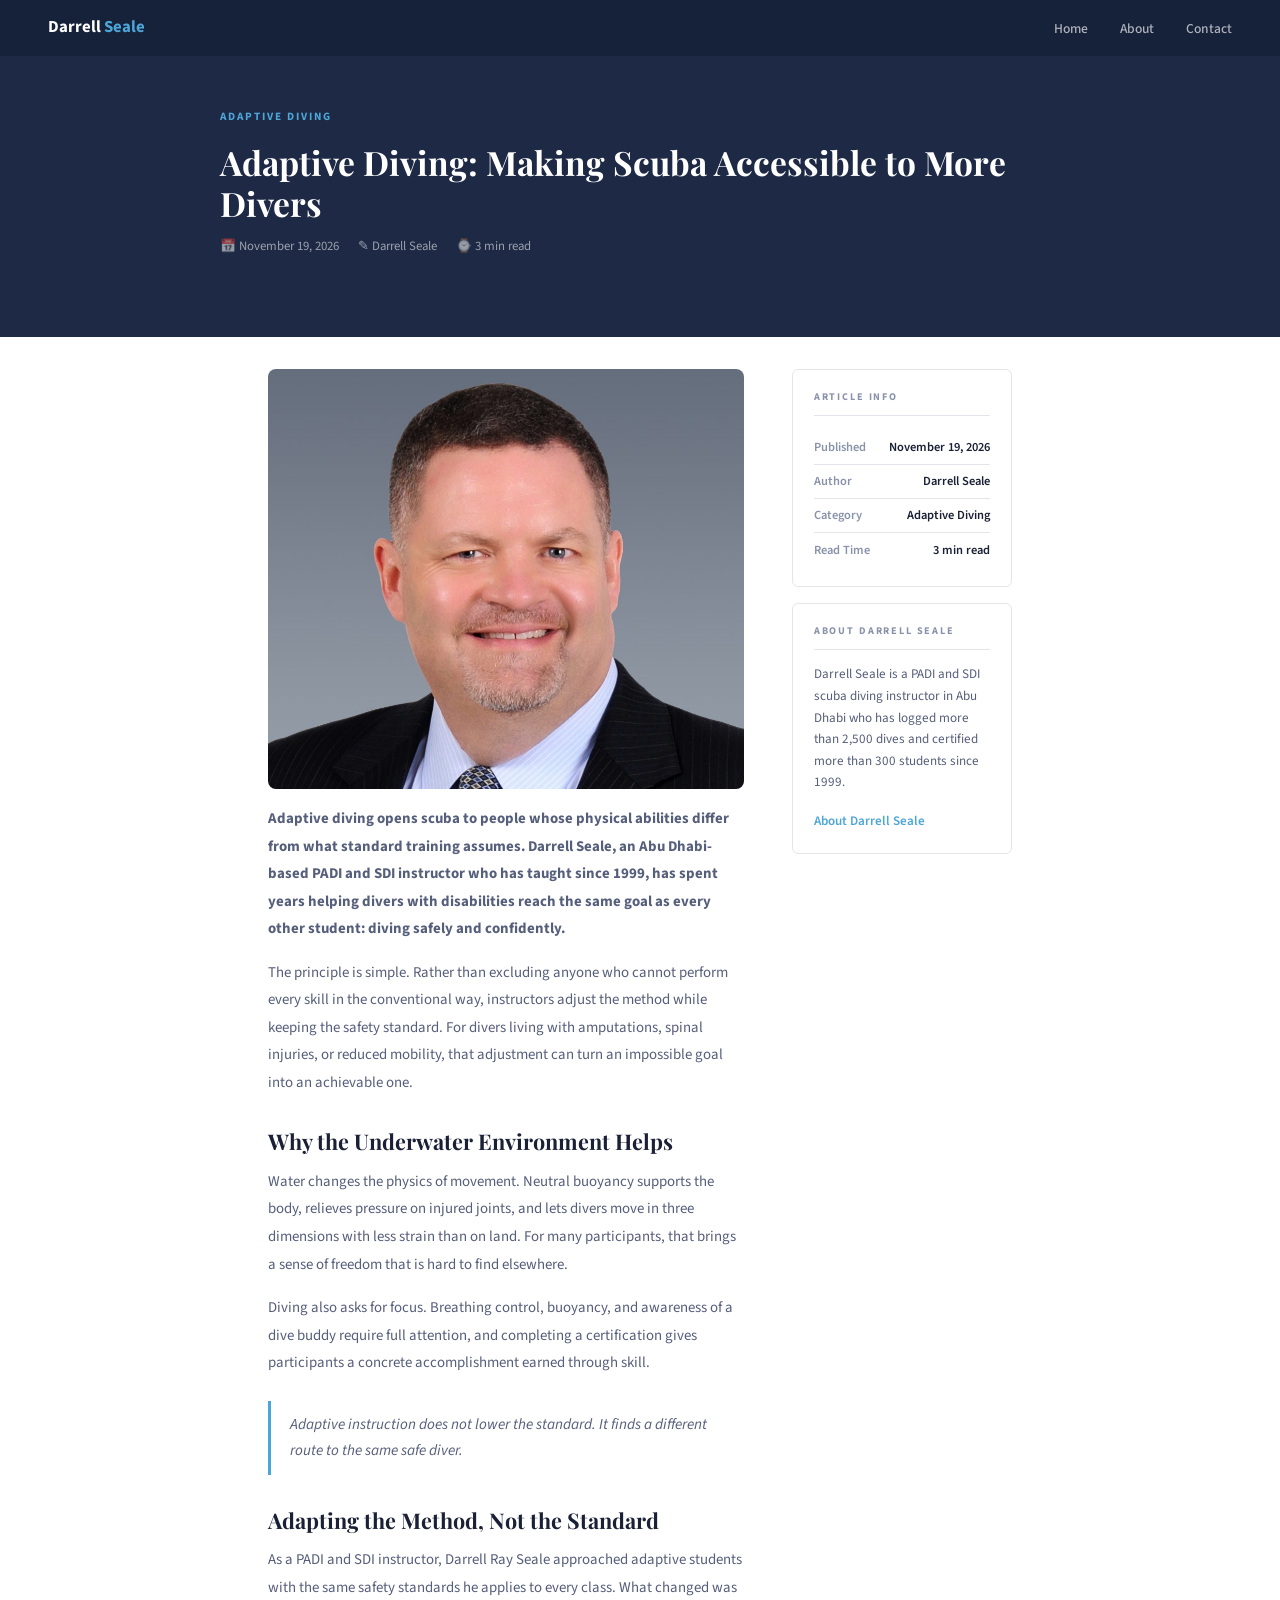
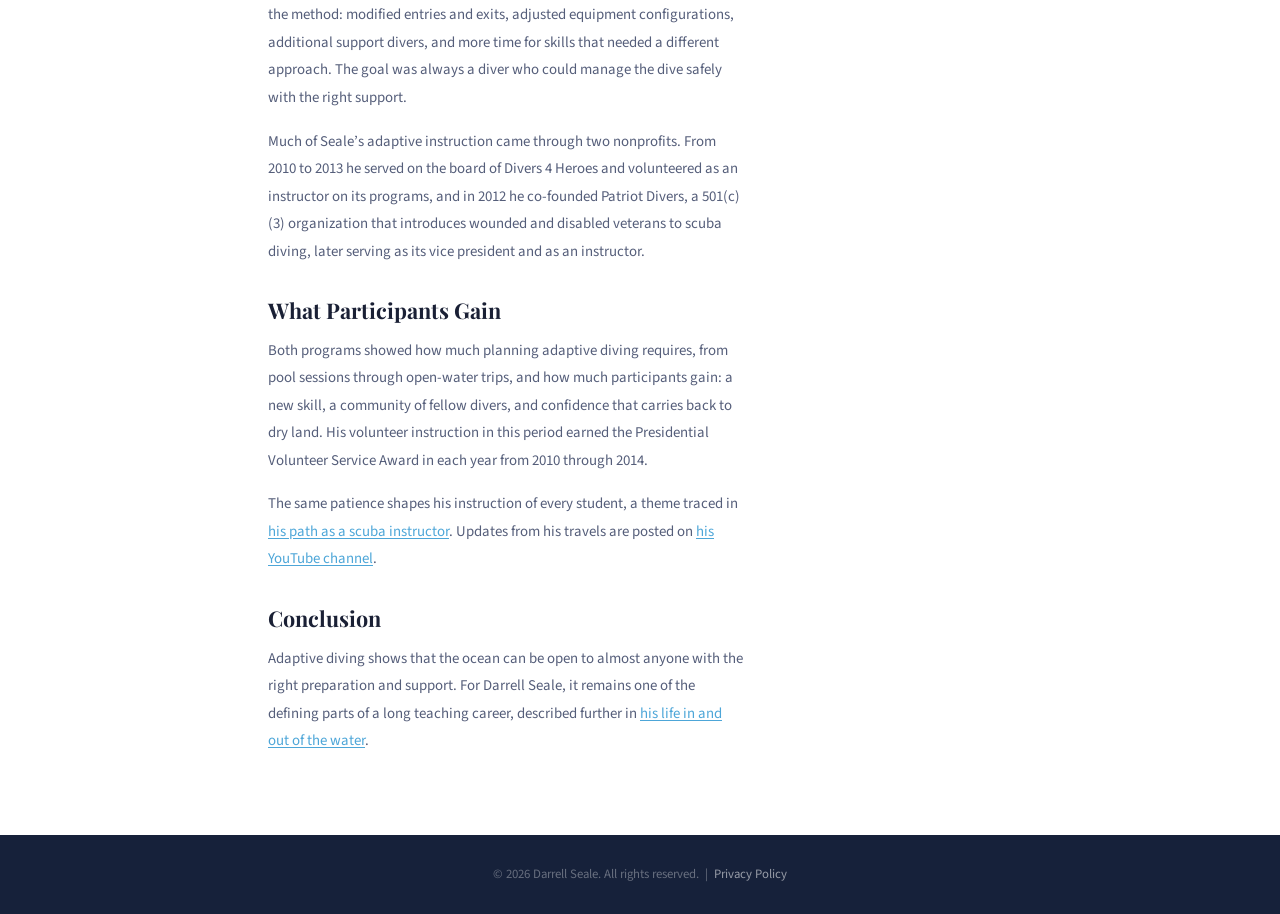
<file: adaptive-diving-accessible-scuba.html>
<!DOCTYPE html>
<html lang="en">
<head>
<meta charset="UTF-8"/>
<meta name="viewport" content="width=device-width,initial-scale=1.0"/>
<title>Adaptive Diving: Making Scuba Accessible to More Divers | Darrell Seale</title>
<meta name="description" content="Scuba instructor Darrell Seale on adaptive diving: how modified techniques and teamwork open the sport to divers with physical disabilities."/>
<link rel="canonical" href="https://darrellseale-1.netlify.app/adaptive-diving-accessible-scuba.html"/>

<!-- Open Graph -->
<meta property="og:site_name" content="Darrell Seale"/>
<meta property="article:published_time" content="2026-11-19"/>
<meta name="twitter:card" content="summary_large_image"/>
<meta property="og:type" content="article"/>
<meta property="og:title" content="Adaptive Diving: Making Scuba Accessible to More Divers"/>
<meta property="og:description" content="Scuba instructor Darrell Seale on adaptive diving: how modified techniques and teamwork open the sport to divers with physical disabilities."/>
<meta property="og:image" content="https://darrellseale-1.netlify.app/images/article-2.jpg"/>
<meta property="og:url" content="https://darrellseale-1.netlify.app/adaptive-diving-accessible-scuba.html"/>
<script type="application/ld+json">
{
  "@context": "https://schema.org",
  "@graph": [
    {
      "@type": "Person",
      "@id": "https://darrellseale-1.netlify.app/#person",
      "name": "Darrell Seale",
      "alternateName": [
        "Darrell Ray Seale",
        "Darrell R. Seale"
      ],
      "givenName": "Darrell",
      "additionalName": "Ray",
      "familyName": "Seale",
      "jobTitle": "Scuba Diving Instructor",
      "url": "https://darrellseale-1.netlify.app/",
      "image": "https://darrellseale-1.netlify.app/images/hero.jpg",
      "description": "Darrell Seale is a PADI and SDI scuba diving instructor based in Abu Dhabi who has logged more than 2,500 dives and certified more than 300 students since 1999. He co-founded the adaptive diving nonprofit Patriot Divers and has traveled to 142 countries.",
      "address": {
        "@type": "PostalAddress",
        "addressLocality": "Abu Dhabi",
        "addressCountry": "AE"
      },
      "alumniOf": [
        {
          "@type": "CollegeOrUniversity",
          "name": "Oregon State University"
        },
        {
          "@type": "CollegeOrUniversity",
          "name": "University of Massachusetts Amherst"
        }
      ],
      "knowsAbout": [
        "Scuba diving instruction",
        "Adaptive diving",
        "Marine conservation",
        "Underwater exploration",
        "Dive safety",
        "Global travel"
      ],
      "sameAs": [
        "https://www.darrellseale.com",
        "https://www.facebook.com/darrell.seale",
        "https://www.instagram.com/nomad.darrell/",
        "https://x.com/DarrellRSeale",
        "https://www.linkedin.com/in/darrellseale/",
        "https://www.youtube.com/@DarrellSeale-globaltraveler",
        "https://www.pinterest.com/darrellseale1/",
        "https://soundcloud.com/darrell-seale1",
        "https://bio.site/darrellseale",
        "https://linktr.ee/darrellseale",
        "https://issuu.com/t/darrell-seale/darrell-seale",
        "https://my.archdaily.com/us/@darrell-seale",
        "https://www.goodreads.com/user/show/198578630-darrell-seale",
        "https://huggingface.co/darrellseale",
        "https://www.tumblr.com/darrellseale",
        "https://bandcamp.com/darrellseale",
        "https://vimeo.com/darrellseale",
        "https://wikialpha.co/wiki/User:Darrellseale",
        "https://www.podbean.com/user-3mdbn2CMoSJx",
        "https://www.reddit.com/user/darrellseale/",
        "https://clarity.fm/darrellseale",
        "https://www.dailymotion.com/darrellseale",
        "https://mastodon.social/@darrellseale",
        "https://www.reddit.com/r/darrellrayseale/"
      ]
    },
    {
      "@type": "WebSite",
      "@id": "https://darrellseale-1.netlify.app/#website",
      "url": "https://darrellseale-1.netlify.app/",
      "name": "Darrell Seale",
      "inLanguage": "en",
      "publisher": {
        "@id": "https://darrellseale-1.netlify.app/#person"
      }
    },
    {
      "@type": "Article",
      "@id": "https://darrellseale-1.netlify.app/adaptive-diving-accessible-scuba.html#article",
      "headline": "Adaptive Diving: Making Scuba Accessible to More Divers",
      "description": "Scuba instructor Darrell Seale on adaptive diving: how modified techniques and teamwork open the sport to divers with physical disabilities.",
      "datePublished": "2026-11-19",
      "dateModified": "2026-11-26",
      "author": {
        "@id": "https://darrellseale-1.netlify.app/#person"
      },
      "publisher": {
        "@id": "https://darrellseale-1.netlify.app/#person"
      },
      "image": "https://darrellseale-1.netlify.app/images/article-2.jpg",
      "mainEntityOfPage": {
        "@type": "WebPage",
        "@id": "https://darrellseale-1.netlify.app/adaptive-diving-accessible-scuba.html"
      },
      "articleSection": "Adaptive Diving",
      "wordCount": 452,
      "inLanguage": "en"
    }
  ]
}
</script>

<link href="https://fonts.googleapis.com/css2?family=Playfair+Display:wght@700&family=Source+Sans+3:wght@300;400;500;600&display=swap" rel="stylesheet"/>
<link rel="stylesheet" href="assets/style.css"/>
</head>
<body>

<!-- ══ NAV ═══════════════════════════════════════════════════════ -->
<nav id="main-nav">
  <a class="nav-logo" href="/">Darrell<span> Seale</span></a>
  <ul class="nav-links">
    <li><a href="/">Home</a></li>
    <li><a href="about.html">About</a></li>
    <li><a href="contact.html">Contact</a></li>
  </ul>
</nav>

<!-- ══ ARTICLE HERO ══════════════════════════════════════════════ -->
<div class="art-hero">
  <div class="art-hero-inner">
    <p class="eyebrow" style="color:var(--blue)">Adaptive Diving</p>
    <h1 class="art-hero-title">Adaptive Diving: Making Scuba Accessible to More Divers</h1>
    <div class="art-meta">
      <div class="art-meta-item">&#128197; November 19, 2026</div>
      <div class="art-meta-item">&#9998; Darrell Seale</div>
      <div class="art-meta-item">&#8986; 3 min read</div>
    </div>
  </div>
</div>

<!-- ══ ARTICLE BODY ══════════════════════════════════════════════ -->
<div class="art-body">
  <article>
    <img class="art-hero-image" src="images/article-2.jpg" alt="Darrell Seale, PADI and SDI scuba diving instructor, in a studio portrait"/>

    <p class="art-p"><strong>Adaptive diving opens scuba to people whose physical abilities differ from what standard training assumes. Darrell Seale, an Abu Dhabi-based PADI and SDI instructor who has taught since 1999, has spent years helping divers with disabilities reach the same goal as every other student: diving safely and confidently.</strong></p>

    <p class="art-p">The principle is simple. Rather than excluding anyone who cannot perform every skill in the conventional way, instructors adjust the method while keeping the safety standard. For divers living with amputations, spinal injuries, or reduced mobility, that adjustment can turn an impossible goal into an achievable one.</p>

    <h2 class="art-h2">Why the Underwater Environment Helps</h2>
    <p class="art-p">Water changes the physics of movement. Neutral buoyancy supports the body, relieves pressure on injured joints, and lets divers move in three dimensions with less strain than on land. For many participants, that brings a sense of freedom that is hard to find elsewhere.</p>
    <p class="art-p">Diving also asks for focus. Breathing control, buoyancy, and awareness of a dive buddy require full attention, and completing a certification gives participants a concrete accomplishment earned through skill.</p>

    <div class="art-quote">Adaptive instruction does not lower the standard. It finds a different route to the same safe diver.</div>

    <h2 class="art-h2">Adapting the Method, Not the Standard</h2>
    <p class="art-p">As a PADI and SDI instructor, Darrell Ray Seale approached adaptive students with the same safety standards he applies to every class. What changed was the method: modified entries and exits, adjusted equipment configurations, additional support divers, and more time for skills that needed a different approach. The goal was always a diver who could manage the dive safely with the right support.</p>
    <p class="art-p">Much of Seale&#8217;s adaptive instruction came through two nonprofits. From 2010 to 2013 he served on the board of Divers 4 Heroes and volunteered as an instructor on its programs, and in 2012 he co-founded Patriot Divers, a 501(c)(3) organization that introduces wounded and disabled veterans to scuba diving, later serving as its vice president and as an instructor.</p>

    <h2 class="art-h2">What Participants Gain</h2>
    <p class="art-p">Both programs showed how much planning adaptive diving requires, from pool sessions through open-water trips, and how much participants gain: a new skill, a community of fellow divers, and confidence that carries back to dry land. His volunteer instruction in this period earned the Presidential Volunteer Service Award in each year from 2010 through 2014.</p>
    <p class="art-p">The same patience shapes his instruction of every student, a theme traced in <a href="scuba-instructor-journey.html">his path as a scuba instructor</a>. Updates from his travels are posted on <a href="https://www.youtube.com/@DarrellSeale-globaltraveler" target="_blank" rel="noopener">his YouTube channel</a>.</p>

    <h2 class="art-h2">Conclusion</h2>
    <p class="art-p">Adaptive diving shows that the ocean can be open to almost anyone with the right preparation and support. For Darrell Seale, it remains one of the defining parts of a long teaching career, described further in <a href="about.html">his life in and out of the water</a>.</p>
  </article>

  <aside class="art-sidebar-box">
    <div class="art-sb-box">
      <span class="art-sb-label">Article Info</span>
      <div class="art-sb-row"><span>Published</span><span>November 19, 2026</span></div>
      <div class="art-sb-row"><span>Author</span><span>Darrell Seale</span></div>
      <div class="art-sb-row"><span>Category</span><span>Adaptive Diving</span></div>
      <div class="art-sb-row"><span>Read Time</span><span>3 min read</span></div>
    </div>

    <div class="art-sb-box">
      <span class="art-sb-label">About Darrell Seale</span>
      <p style="font-size:.82rem;color:var(--tm);line-height:1.65;margin-bottom:.8rem">Darrell Seale is a PADI and SDI scuba diving instructor in Abu Dhabi who has logged more than 2,500 dives and certified more than 300 students since 1999.</p>
      <a href="about.html" style="font-size:.82rem;font-weight:600;color:var(--blue);text-decoration:none">About Darrell Seale</a>
    </div>
  </aside>
</div>

<footer>
  <p>&copy; 2026 Darrell Seale. All rights reserved. &nbsp;|&nbsp; <a href="privacy.html">Privacy Policy</a></p>
</footer>
</body>
</html>
</file>
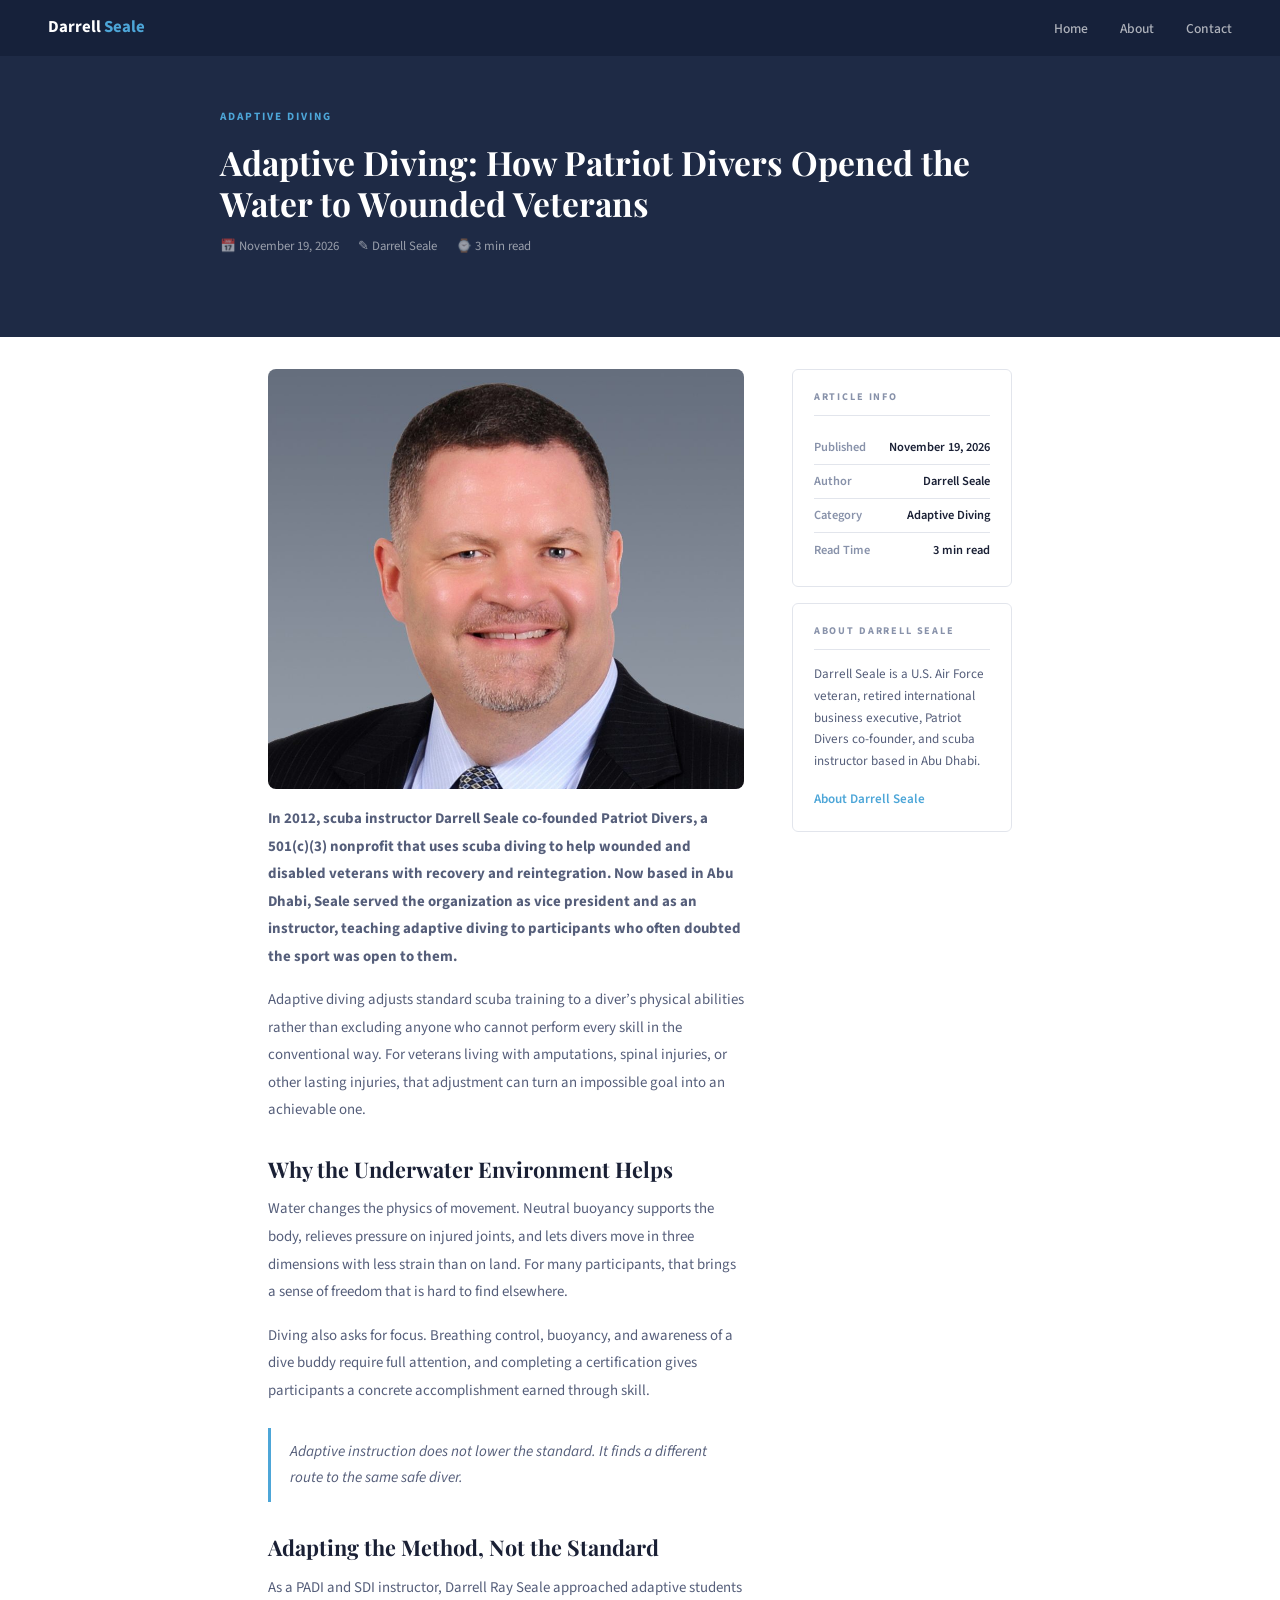
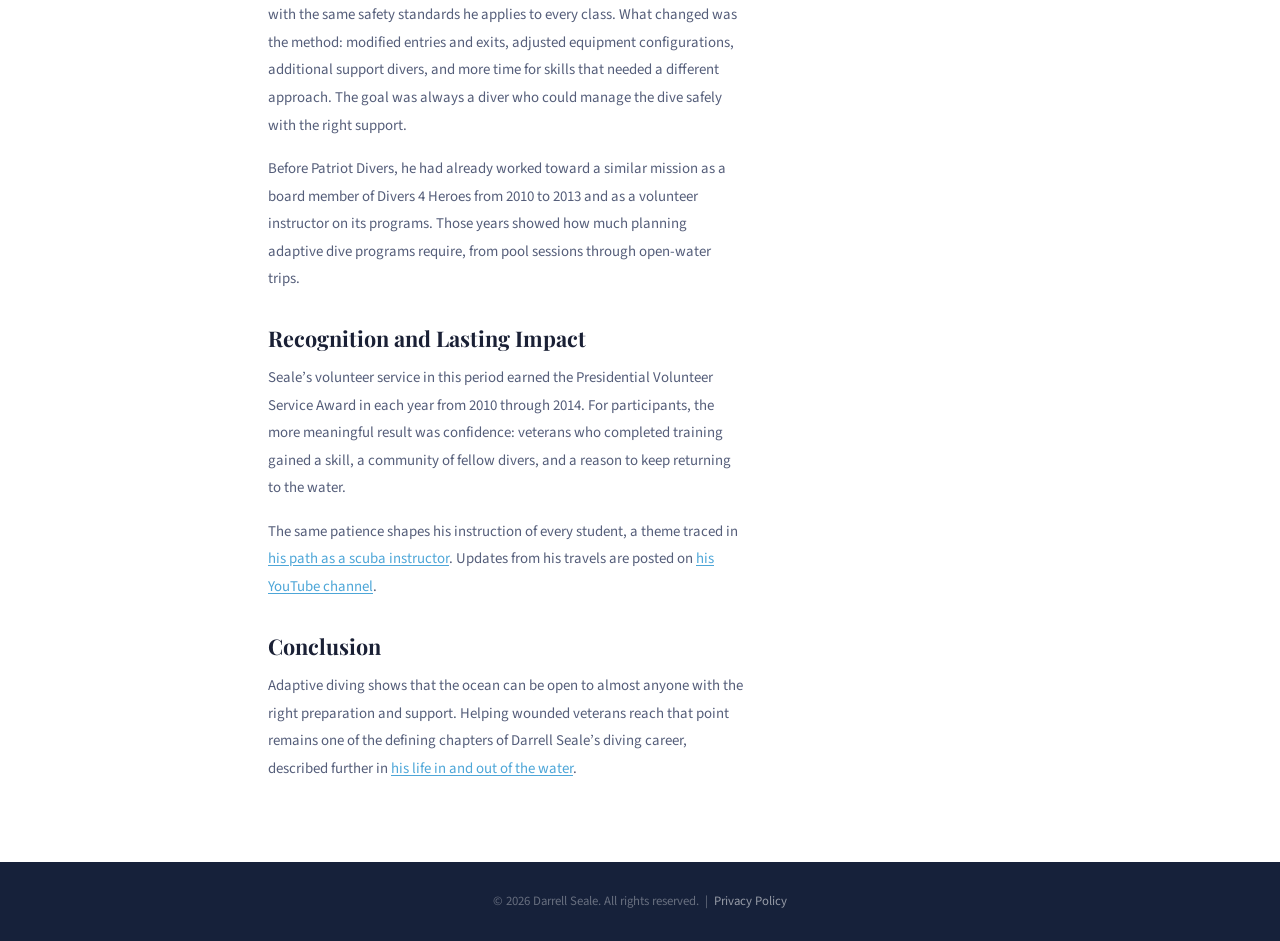
<file: adaptive-diving-patriot-divers.html>
<!DOCTYPE html>
<html lang="en">
<head>
<meta charset="UTF-8"/>
<meta name="viewport" content="width=device-width,initial-scale=1.0"/>
<title>Adaptive Diving: How Patriot Divers Opened the Water to Wounded Veterans | Darrell Seale</title>
<meta name="description" content="How Patriot Divers, co-founded by scuba instructor Darrell Seale in 2012, used adaptive diving to help wounded and disabled veterans build confidence in the water."/>
<link rel="canonical" href="https://darrellseale-1.netlify.app/adaptive-diving-patriot-divers.html"/>

<!-- Open Graph -->
<meta property="og:site_name" content="Darrell Seale"/>
<meta property="article:published_time" content="2026-11-19"/>
<meta name="twitter:card" content="summary_large_image"/>
<meta property="og:type" content="article"/>
<meta property="og:title" content="Adaptive Diving: How Patriot Divers Opened the Water to Wounded Veterans"/>
<meta property="og:description" content="How Patriot Divers, co-founded by scuba instructor Darrell Seale in 2012, used adaptive diving to help wounded and disabled veterans build confidence in the water."/>
<meta property="og:image" content="https://darrellseale-1.netlify.app/images/article-2.jpg"/>
<meta property="og:url" content="https://darrellseale-1.netlify.app/adaptive-diving-patriot-divers.html"/>
<script type="application/ld+json">
{
  "@context": "https://schema.org",
  "@graph": [
    {
      "@type": "Person",
      "@id": "https://darrellseale-1.netlify.app/#person",
      "name": "Darrell Seale",
      "alternateName": [
        "Darrell Ray Seale",
        "Darrell R. Seale"
      ],
      "givenName": "Darrell",
      "additionalName": "Ray",
      "familyName": "Seale",
      "jobTitle": "Retired International Business Executive",
      "url": "https://darrellseale-1.netlify.app/",
      "image": "https://darrellseale-1.netlify.app/images/hero.jpg",
      "description": "Darrell Seale is a United States Air Force veteran and retired international business executive based in Abu Dhabi, a co-founder of the veterans' nonprofit Patriot Divers, a scuba diving instructor, and a traveler to 142 countries.",
      "address": {
        "@type": "PostalAddress",
        "addressLocality": "Abu Dhabi",
        "addressCountry": "AE"
      },
      "alumniOf": [
        {
          "@type": "CollegeOrUniversity",
          "name": "Oregon State University"
        },
        {
          "@type": "CollegeOrUniversity",
          "name": "University of Massachusetts Amherst"
        }
      ],
      "knowsAbout": [
        "Leadership",
        "Aerospace and defense program management",
        "International business",
        "Scuba diving instruction",
        "Veterans' service",
        "Global travel"
      ],
      "sameAs": [
        "https://www.darrellseale.com",
        "https://www.facebook.com/darrell.seale",
        "https://www.instagram.com/nomad.darrell/",
        "https://x.com/DarrellRSeale",
        "https://www.linkedin.com/in/darrellseale/",
        "https://www.youtube.com/@DarrellSeale-globaltraveler",
        "https://www.pinterest.com/darrellseale1/",
        "https://soundcloud.com/darrell-seale1",
        "https://bio.site/darrellseale",
        "https://linktr.ee/darrellseale",
        "https://issuu.com/t/darrell-seale/darrell-seale",
        "https://my.archdaily.com/us/@darrell-seale",
        "https://www.goodreads.com/user/show/198578630-darrell-seale",
        "https://huggingface.co/darrellseale",
        "https://www.tumblr.com/darrellseale",
        "https://bandcamp.com/darrellseale",
        "https://vimeo.com/darrellseale",
        "https://wikialpha.co/wiki/User:Darrellseale",
        "https://www.podbean.com/user-3mdbn2CMoSJx",
        "https://www.reddit.com/user/darrellseale/",
        "https://clarity.fm/darrellseale",
        "https://www.dailymotion.com/darrellseale",
        "https://mastodon.social/@darrellseale",
        "https://www.reddit.com/r/darrellrayseale/"
      ]
    },
    {
      "@type": "WebSite",
      "@id": "https://darrellseale-1.netlify.app/#website",
      "url": "https://darrellseale-1.netlify.app/",
      "name": "Darrell Seale",
      "inLanguage": "en",
      "publisher": {
        "@id": "https://darrellseale-1.netlify.app/#person"
      }
    },
    {
      "@type": "Article",
      "@id": "https://darrellseale-1.netlify.app/adaptive-diving-patriot-divers.html#article",
      "headline": "Adaptive Diving: How Patriot Divers Opened the Water to Wounded Veterans",
      "description": "How Patriot Divers, co-founded by scuba instructor Darrell Seale in 2012, used adaptive diving to help wounded and disabled veterans build confidence in the water.",
      "datePublished": "2026-11-19",
      "dateModified": "2026-11-26",
      "author": {
        "@id": "https://darrellseale-1.netlify.app/#person"
      },
      "publisher": {
        "@id": "https://darrellseale-1.netlify.app/#person"
      },
      "image": "https://darrellseale-1.netlify.app/images/article-2.jpg",
      "mainEntityOfPage": {
        "@type": "WebPage",
        "@id": "https://darrellseale-1.netlify.app/adaptive-diving-patriot-divers.html"
      },
      "articleSection": "Adaptive Diving",
      "wordCount": 443,
      "inLanguage": "en"
    }
  ]
}
</script>

<link href="https://fonts.googleapis.com/css2?family=Playfair+Display:wght@700&family=Source+Sans+3:wght@300;400;500;600&display=swap" rel="stylesheet"/>
<link rel="stylesheet" href="assets/style.css"/>
</head>
<body>

<!-- ══ NAV ═══════════════════════════════════════════════════════ -->
<nav id="main-nav">
  <a class="nav-logo" href="/">Darrell<span> Seale</span></a>
  <ul class="nav-links">
    <li><a href="/">Home</a></li>
    <li><a href="about.html">About</a></li>
    <li><a href="contact.html">Contact</a></li>
  </ul>
</nav>

<!-- ══ ARTICLE HERO ══════════════════════════════════════════════ -->
<div class="art-hero">
  <div class="art-hero-inner">
    <p class="eyebrow" style="color:var(--blue)">Adaptive Diving</p>
    <h1 class="art-hero-title">Adaptive Diving: How Patriot Divers Opened the Water to Wounded Veterans</h1>
    <div class="art-meta">
      <div class="art-meta-item">&#128197; November 19, 2026</div>
      <div class="art-meta-item">&#9998; Darrell Seale</div>
      <div class="art-meta-item">&#8986; 3 min read</div>
    </div>
  </div>
</div>

<!-- ══ ARTICLE BODY ══════════════════════════════════════════════ -->
<div class="art-body">
  <article>
    <img class="art-hero-image" src="images/article-2.jpg" alt="Darrell Seale, scuba instructor and Patriot Divers co-founder, in a studio portrait"/>

    <p class="art-p"><strong>In 2012, scuba instructor Darrell Seale co-founded Patriot Divers, a 501(c)(3) nonprofit that uses scuba diving to help wounded and disabled veterans with recovery and reintegration. Now based in Abu Dhabi, Seale served the organization as vice president and as an instructor, teaching adaptive diving to participants who often doubted the sport was open to them.</strong></p>

    <p class="art-p">Adaptive diving adjusts standard scuba training to a diver&#8217;s physical abilities rather than excluding anyone who cannot perform every skill in the conventional way. For veterans living with amputations, spinal injuries, or other lasting injuries, that adjustment can turn an impossible goal into an achievable one.</p>

    <h2 class="art-h2">Why the Underwater Environment Helps</h2>
    <p class="art-p">Water changes the physics of movement. Neutral buoyancy supports the body, relieves pressure on injured joints, and lets divers move in three dimensions with less strain than on land. For many participants, that brings a sense of freedom that is hard to find elsewhere.</p>
    <p class="art-p">Diving also asks for focus. Breathing control, buoyancy, and awareness of a dive buddy require full attention, and completing a certification gives participants a concrete accomplishment earned through skill.</p>

    <div class="art-quote">Adaptive instruction does not lower the standard. It finds a different route to the same safe diver.</div>

    <h2 class="art-h2">Adapting the Method, Not the Standard</h2>
    <p class="art-p">As a PADI and SDI instructor, Darrell Ray Seale approached adaptive students with the same safety standards he applies to every class. What changed was the method: modified entries and exits, adjusted equipment configurations, additional support divers, and more time for skills that needed a different approach. The goal was always a diver who could manage the dive safely with the right support.</p>
    <p class="art-p">Before Patriot Divers, he had already worked toward a similar mission as a board member of Divers 4 Heroes from 2010 to 2013 and as a volunteer instructor on its programs. Those years showed how much planning adaptive dive programs require, from pool sessions through open-water trips.</p>

    <h2 class="art-h2">Recognition and Lasting Impact</h2>
    <p class="art-p">Seale&#8217;s volunteer service in this period earned the Presidential Volunteer Service Award in each year from 2010 through 2014. For participants, the more meaningful result was confidence: veterans who completed training gained a skill, a community of fellow divers, and a reason to keep returning to the water.</p>
    <p class="art-p">The same patience shapes his instruction of every student, a theme traced in <a href="scuba-instructor-journey.html">his path as a scuba instructor</a>. Updates from his travels are posted on <a href="https://www.youtube.com/@DarrellSeale-globaltraveler" target="_blank" rel="noopener">his YouTube channel</a>.</p>

    <h2 class="art-h2">Conclusion</h2>
    <p class="art-p">Adaptive diving shows that the ocean can be open to almost anyone with the right preparation and support. Helping wounded veterans reach that point remains one of the defining chapters of Darrell Seale&#8217;s diving career, described further in <a href="about.html">his life in and out of the water</a>.</p>
  </article>

  <aside class="art-sidebar-box">
    <div class="art-sb-box">
      <span class="art-sb-label">Article Info</span>
      <div class="art-sb-row"><span>Published</span><span>November 19, 2026</span></div>
      <div class="art-sb-row"><span>Author</span><span>Darrell Seale</span></div>
      <div class="art-sb-row"><span>Category</span><span>Adaptive Diving</span></div>
      <div class="art-sb-row"><span>Read Time</span><span>3 min read</span></div>
    </div>

    <div class="art-sb-box">
      <span class="art-sb-label">About Darrell Seale</span>
      <p style="font-size:.82rem;color:var(--tm);line-height:1.65;margin-bottom:.8rem">Darrell Seale is a U.S. Air Force veteran, retired international business executive, Patriot Divers co-founder, and scuba instructor based in Abu Dhabi.</p>
      <a href="about.html" style="font-size:.82rem;font-weight:600;color:var(--blue);text-decoration:none">About Darrell Seale</a>
    </div>
  </aside>
</div>

<footer>
  <p>&copy; 2026 Darrell Seale. All rights reserved. &nbsp;|&nbsp; <a href="privacy.html">Privacy Policy</a></p>
</footer>
</body>
</html>
</file>
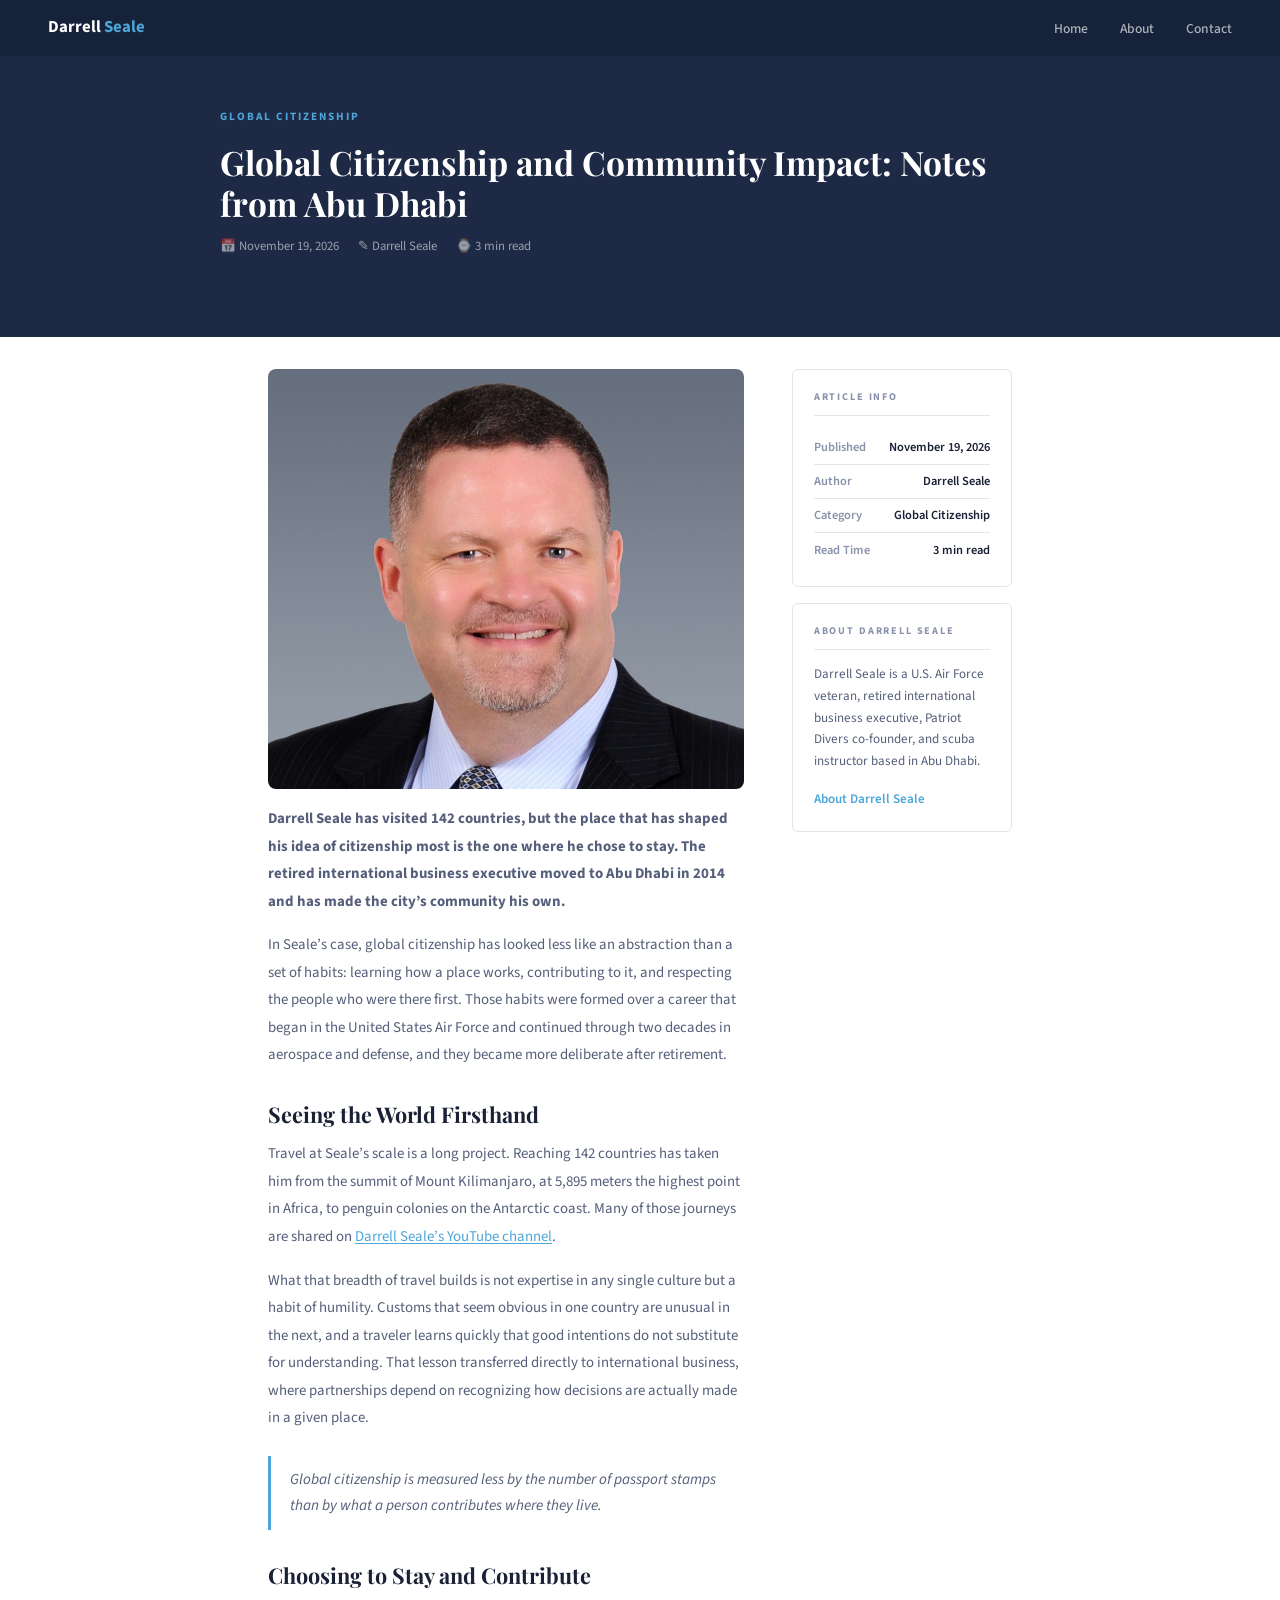
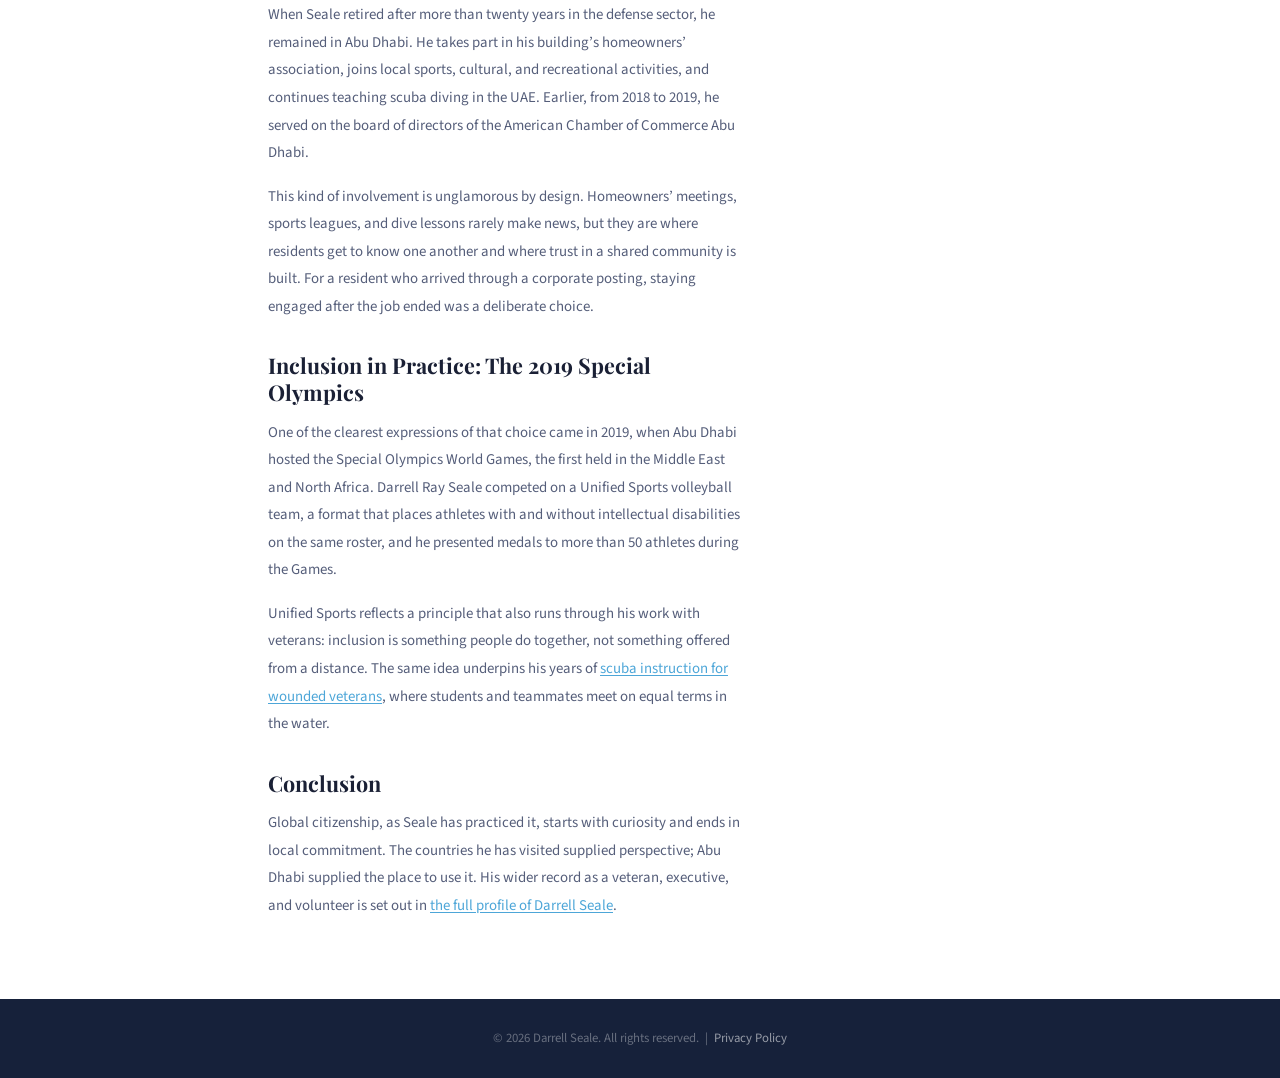
<file: global-citizenship-community-impact.html>
<!DOCTYPE html>
<html lang="en">
<head>
<meta charset="UTF-8"/>
<meta name="viewport" content="width=device-width,initial-scale=1.0"/>
<title>Global Citizenship and Community Impact: Notes from Abu Dhabi | Darrell Seale</title>
<meta name="description" content="Darrell Seale, an Air Force veteran who has visited 142 countries, on how global travel and life in Abu Dhabi shaped his view of community involvement."/>
<link rel="canonical" href="https://darrellseale-1.netlify.app/global-citizenship-community-impact.html"/>

<!-- Open Graph -->
<meta property="og:site_name" content="Darrell Seale"/>
<meta property="article:published_time" content="2026-11-19"/>
<meta name="twitter:card" content="summary_large_image"/>
<meta property="og:type" content="article"/>
<meta property="og:title" content="Global Citizenship and Community Impact: Notes from Abu Dhabi"/>
<meta property="og:description" content="Darrell Seale, an Air Force veteran who has visited 142 countries, on how global travel and life in Abu Dhabi shaped his view of community involvement."/>
<meta property="og:image" content="https://darrellseale-1.netlify.app/images/article-2.jpg"/>
<meta property="og:url" content="https://darrellseale-1.netlify.app/global-citizenship-community-impact.html"/>
<script type="application/ld+json">
{
  "@context": "https://schema.org",
  "@graph": [
    {
      "@type": "Person",
      "@id": "https://darrellseale-1.netlify.app/#person",
      "name": "Darrell Seale",
      "alternateName": [
        "Darrell Ray Seale",
        "Darrell R. Seale"
      ],
      "givenName": "Darrell",
      "additionalName": "Ray",
      "familyName": "Seale",
      "jobTitle": "Retired International Business Executive",
      "url": "https://darrellseale-1.netlify.app/",
      "image": "https://darrellseale-1.netlify.app/images/hero.jpg",
      "description": "Darrell Seale is a United States Air Force veteran and retired international business executive based in Abu Dhabi, a co-founder of the veterans' nonprofit Patriot Divers, a scuba diving instructor, and a traveler to 142 countries.",
      "address": {
        "@type": "PostalAddress",
        "addressLocality": "Abu Dhabi",
        "addressCountry": "AE"
      },
      "alumniOf": [
        {
          "@type": "CollegeOrUniversity",
          "name": "Oregon State University"
        },
        {
          "@type": "CollegeOrUniversity",
          "name": "University of Massachusetts Amherst"
        }
      ],
      "knowsAbout": [
        "Leadership",
        "Aerospace and defense program management",
        "International business",
        "Scuba diving instruction",
        "Veterans' service",
        "Global travel"
      ],
      "sameAs": [
        "https://www.darrellseale.com",
        "https://www.facebook.com/darrell.seale",
        "https://www.instagram.com/nomad.darrell/",
        "https://x.com/DarrellRSeale",
        "https://www.linkedin.com/in/darrellseale/",
        "https://www.youtube.com/@DarrellSeale-globaltraveler",
        "https://www.pinterest.com/darrellseale1/",
        "https://soundcloud.com/darrell-seale1",
        "https://bio.site/darrellseale",
        "https://linktr.ee/darrellseale",
        "https://issuu.com/t/darrell-seale/darrell-seale",
        "https://my.archdaily.com/us/@darrell-seale",
        "https://www.goodreads.com/user/show/198578630-darrell-seale",
        "https://huggingface.co/darrellseale",
        "https://www.tumblr.com/darrellseale",
        "https://bandcamp.com/darrellseale",
        "https://vimeo.com/darrellseale",
        "https://wikialpha.co/wiki/User:Darrellseale",
        "https://www.podbean.com/user-3mdbn2CMoSJx",
        "https://www.reddit.com/user/darrellseale/",
        "https://clarity.fm/darrellseale",
        "https://www.dailymotion.com/darrellseale",
        "https://mastodon.social/@darrellseale",
        "https://www.reddit.com/r/darrellrayseale/"
      ]
    },
    {
      "@type": "WebSite",
      "@id": "https://darrellseale-1.netlify.app/#website",
      "url": "https://darrellseale-1.netlify.app/",
      "name": "Darrell Seale",
      "inLanguage": "en",
      "publisher": {
        "@id": "https://darrellseale-1.netlify.app/#person"
      }
    },
    {
      "@type": "Article",
      "@id": "https://darrellseale-1.netlify.app/global-citizenship-community-impact.html#article",
      "headline": "Global Citizenship and Community Impact: Notes from Abu Dhabi",
      "description": "Darrell Seale, an Air Force veteran who has visited 142 countries, on how global travel and life in Abu Dhabi shaped his view of community involvement.",
      "datePublished": "2026-11-19",
      "dateModified": "2026-11-26",
      "author": {
        "@id": "https://darrellseale-1.netlify.app/#person"
      },
      "publisher": {
        "@id": "https://darrellseale-1.netlify.app/#person"
      },
      "image": "https://darrellseale-1.netlify.app/images/article-2.jpg",
      "mainEntityOfPage": {
        "@type": "WebPage",
        "@id": "https://darrellseale-1.netlify.app/global-citizenship-community-impact.html"
      },
      "articleSection": "Global Citizenship",
      "wordCount": 535,
      "inLanguage": "en"
    }
  ]
}
</script>

<link href="https://fonts.googleapis.com/css2?family=Playfair+Display:wght@700&family=Source+Sans+3:wght@300;400;500;600&display=swap" rel="stylesheet"/>
<link rel="stylesheet" href="assets/style.css"/>
</head>
<body>

<!-- ══ NAV ═══════════════════════════════════════════════════════ -->
<nav id="main-nav">
  <a class="nav-logo" href="/">Darrell<span> Seale</span></a>
  <ul class="nav-links">
    <li><a href="/">Home</a></li>
    <li><a href="about.html">About</a></li>
    <li><a href="contact.html">Contact</a></li>
  </ul>
</nav>

<!-- ══ ARTICLE HERO ══════════════════════════════════════════════ -->
<div class="art-hero">
  <div class="art-hero-inner">
    <p class="eyebrow" style="color:var(--blue)">Global Citizenship</p>
    <h1 class="art-hero-title">Global Citizenship and Community Impact: Notes from Abu Dhabi</h1>
    <div class="art-meta">
      <div class="art-meta-item">&#128197; November 19, 2026</div>
      <div class="art-meta-item">&#9998; Darrell Seale</div>
      <div class="art-meta-item">&#8986; 3 min read</div>
    </div>
  </div>
</div>

<!-- ══ ARTICLE BODY ══════════════════════════════════════════════ -->
<div class="art-body">
  <article>
    <img class="art-hero-image" src="images/article-2.jpg" alt="Darrell Seale at the Uhuru Peak summit sign on Mount Kilimanjaro, Tanzania"/>

    <p class="art-p"><strong>Darrell Seale has visited 142 countries, but the place that has shaped his idea of citizenship most is the one where he chose to stay. The retired international business executive moved to Abu Dhabi in 2014 and has made the city&#8217;s community his own.</strong></p>

    <p class="art-p">In Seale&#8217;s case, global citizenship has looked less like an abstraction than a set of habits: learning how a place works, contributing to it, and respecting the people who were there first. Those habits were formed over a career that began in the United States Air Force and continued through two decades in aerospace and defense, and they became more deliberate after retirement.</p>

    <h2 class="art-h2">Seeing the World Firsthand</h2>
    <p class="art-p">Travel at Seale&#8217;s scale is a long project. Reaching 142 countries has taken him from the summit of Mount Kilimanjaro, at 5,895 meters the highest point in Africa, to penguin colonies on the Antarctic coast. Many of those journeys are shared on <a href="https://www.youtube.com/@DarrellSeale-globaltraveler" target="_blank" rel="noopener">Darrell Seale&#8217;s YouTube channel</a>.</p>
    <p class="art-p">What that breadth of travel builds is not expertise in any single culture but a habit of humility. Customs that seem obvious in one country are unusual in the next, and a traveler learns quickly that good intentions do not substitute for understanding. That lesson transferred directly to international business, where partnerships depend on recognizing how decisions are actually made in a given place.</p>

    <div class="art-quote">Global citizenship is measured less by the number of passport stamps than by what a person contributes where they live.</div>

    <h2 class="art-h2">Choosing to Stay and Contribute</h2>
    <p class="art-p">When Seale retired after more than twenty years in the defense sector, he remained in Abu Dhabi. He takes part in his building&#8217;s homeowners&#8217; association, joins local sports, cultural, and recreational activities, and continues teaching scuba diving in the UAE. Earlier, from 2018 to 2019, he served on the board of directors of the American Chamber of Commerce Abu Dhabi.</p>
    <p class="art-p">This kind of involvement is unglamorous by design. Homeowners&#8217; meetings, sports leagues, and dive lessons rarely make news, but they are where residents get to know one another and where trust in a shared community is built. For a resident who arrived through a corporate posting, staying engaged after the job ended was a deliberate choice.</p>

    <h2 class="art-h2">Inclusion in Practice: The 2019 Special Olympics</h2>
    <p class="art-p">One of the clearest expressions of that choice came in 2019, when Abu Dhabi hosted the Special Olympics World Games, the first held in the Middle East and North Africa. Darrell Ray Seale competed on a Unified Sports volleyball team, a format that places athletes with and without intellectual disabilities on the same roster, and he presented medals to more than 50 athletes during the Games.</p>
    <p class="art-p">Unified Sports reflects a principle that also runs through his work with veterans: inclusion is something people do together, not something offered from a distance. The same idea underpins his years of <a href="service-through-action-scuba-diving.html">scuba instruction for wounded veterans</a>, where students and teammates meet on equal terms in the water.</p>

    <h2 class="art-h2">Conclusion</h2>
    <p class="art-p">Global citizenship, as Seale has practiced it, starts with curiosity and ends in local commitment. The countries he has visited supplied perspective; Abu Dhabi supplied the place to use it. His wider record as a veteran, executive, and volunteer is set out in <a href="about.html">the full profile of Darrell Seale</a>.</p>
  </article>

  <aside class="art-sidebar-box">
    <div class="art-sb-box">
      <span class="art-sb-label">Article Info</span>
      <div class="art-sb-row"><span>Published</span><span>November 19, 2026</span></div>
      <div class="art-sb-row"><span>Author</span><span>Darrell Seale</span></div>
      <div class="art-sb-row"><span>Category</span><span>Global Citizenship</span></div>
      <div class="art-sb-row"><span>Read Time</span><span>3 min read</span></div>
    </div>

    <div class="art-sb-box">
      <span class="art-sb-label">About Darrell Seale</span>
      <p style="font-size:.82rem;color:var(--tm);line-height:1.65;margin-bottom:.8rem">Darrell Seale is a U.S. Air Force veteran, retired international business executive, Patriot Divers co-founder, and scuba instructor based in Abu Dhabi.</p>
      <a href="about.html" style="font-size:.82rem;font-weight:600;color:var(--blue);text-decoration:none">About Darrell Seale</a>
    </div>
  </aside>
</div>

<footer>
  <p>&copy; 2026 Darrell Seale. All rights reserved. &nbsp;|&nbsp; <a href="privacy.html">Privacy Policy</a></p>
</footer>
</body>
</html>
</file>
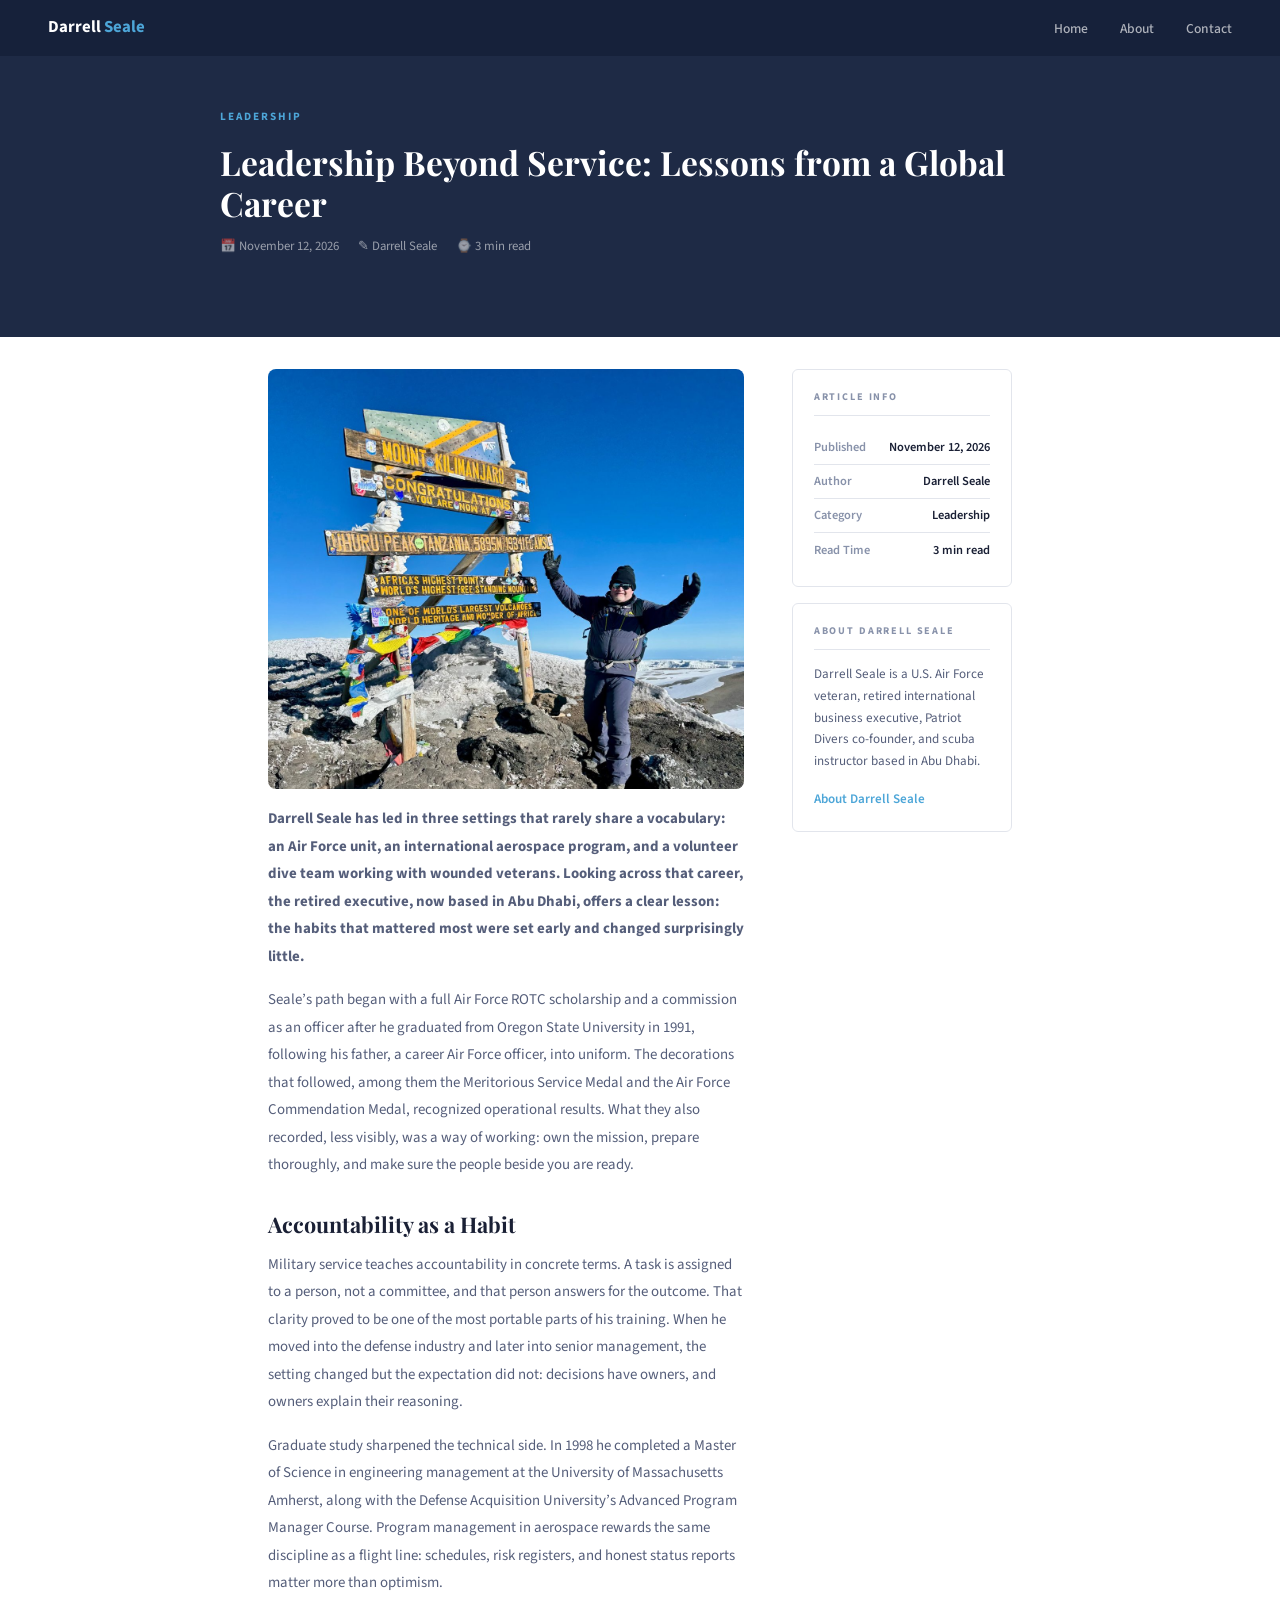
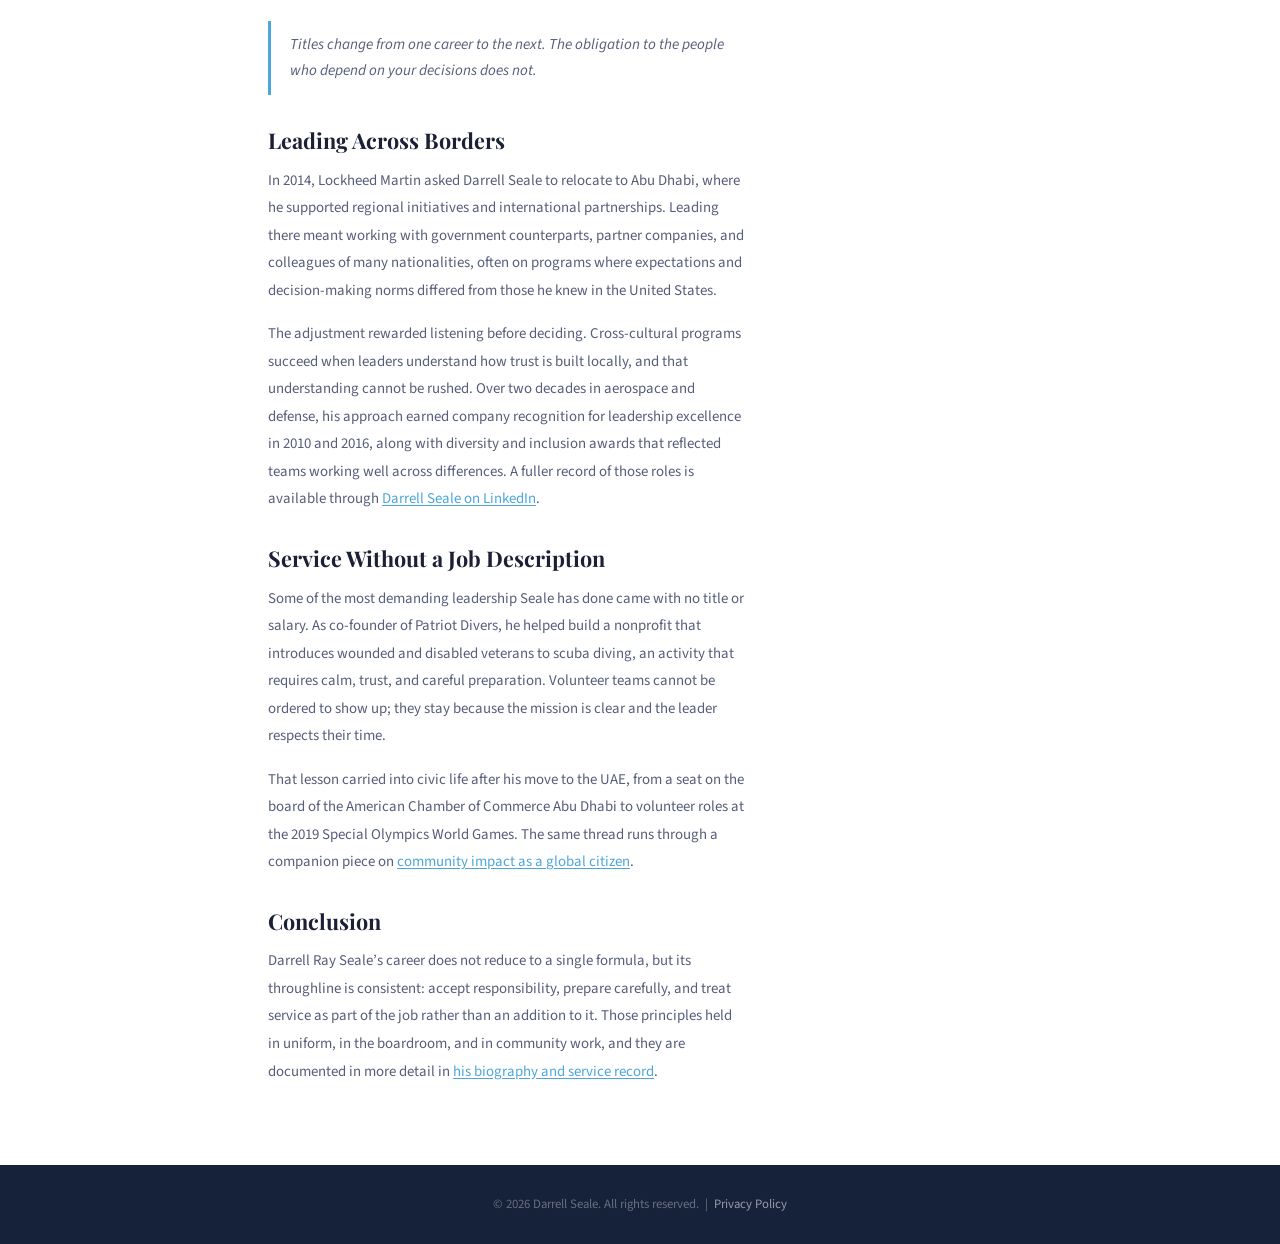
<file: leadership-beyond-service.html>
<!DOCTYPE html>
<html lang="en">
<head>
<meta charset="UTF-8"/>
<meta name="viewport" content="width=device-width,initial-scale=1.0"/>
<title>Leadership Beyond Service: Lessons from a Global Career | Darrell Seale</title>
<meta name="description" content="How Darrell Seale carried the discipline of Air Force service into an aerospace career and into Abu Dhabi, and what that path says about leadership."/>
<link rel="canonical" href="https://darrellseale-1.netlify.app/leadership-beyond-service.html"/>

<!-- Open Graph -->
<meta property="og:site_name" content="Darrell Seale"/>
<meta property="article:published_time" content="2026-11-12"/>
<meta name="twitter:card" content="summary_large_image"/>
<meta property="og:type" content="article"/>
<meta property="og:title" content="Leadership Beyond Service: Lessons from a Global Career"/>
<meta property="og:description" content="How Darrell Seale carried the discipline of Air Force service into an aerospace career and into Abu Dhabi, and what that path says about leadership."/>
<meta property="og:image" content="https://darrellseale-1.netlify.app/images/article-1.jpg"/>
<meta property="og:url" content="https://darrellseale-1.netlify.app/leadership-beyond-service.html"/>
<script type="application/ld+json">
{
  "@context": "https://schema.org",
  "@graph": [
    {
      "@type": "Person",
      "@id": "https://darrellseale-1.netlify.app/#person",
      "name": "Darrell Seale",
      "alternateName": [
        "Darrell Ray Seale",
        "Darrell R. Seale"
      ],
      "givenName": "Darrell",
      "additionalName": "Ray",
      "familyName": "Seale",
      "jobTitle": "Retired International Business Executive",
      "url": "https://darrellseale-1.netlify.app/",
      "image": "https://darrellseale-1.netlify.app/images/hero.jpg",
      "description": "Darrell Seale is a United States Air Force veteran and retired international business executive based in Abu Dhabi, a co-founder of the veterans' nonprofit Patriot Divers, a scuba diving instructor, and a traveler to 142 countries.",
      "address": {
        "@type": "PostalAddress",
        "addressLocality": "Abu Dhabi",
        "addressCountry": "AE"
      },
      "alumniOf": [
        {
          "@type": "CollegeOrUniversity",
          "name": "Oregon State University"
        },
        {
          "@type": "CollegeOrUniversity",
          "name": "University of Massachusetts Amherst"
        }
      ],
      "knowsAbout": [
        "Leadership",
        "Aerospace and defense program management",
        "International business",
        "Scuba diving instruction",
        "Veterans' service",
        "Global travel"
      ],
      "sameAs": [
        "https://www.darrellseale.com",
        "https://www.facebook.com/darrell.seale",
        "https://www.instagram.com/nomad.darrell/",
        "https://x.com/DarrellRSeale",
        "https://www.linkedin.com/in/darrellseale/",
        "https://www.youtube.com/@DarrellSeale-globaltraveler",
        "https://www.pinterest.com/darrellseale1/",
        "https://soundcloud.com/darrell-seale1",
        "https://bio.site/darrellseale",
        "https://linktr.ee/darrellseale",
        "https://issuu.com/t/darrell-seale/darrell-seale",
        "https://my.archdaily.com/us/@darrell-seale",
        "https://www.goodreads.com/user/show/198578630-darrell-seale",
        "https://huggingface.co/darrellseale",
        "https://www.tumblr.com/darrellseale",
        "https://bandcamp.com/darrellseale",
        "https://vimeo.com/darrellseale",
        "https://wikialpha.co/wiki/User:Darrellseale",
        "https://www.podbean.com/user-3mdbn2CMoSJx",
        "https://www.reddit.com/user/darrellseale/",
        "https://clarity.fm/darrellseale",
        "https://www.dailymotion.com/darrellseale",
        "https://mastodon.social/@darrellseale",
        "https://www.reddit.com/r/darrellrayseale/"
      ]
    },
    {
      "@type": "WebSite",
      "@id": "https://darrellseale-1.netlify.app/#website",
      "url": "https://darrellseale-1.netlify.app/",
      "name": "Darrell Seale",
      "inLanguage": "en",
      "publisher": {
        "@id": "https://darrellseale-1.netlify.app/#person"
      }
    },
    {
      "@type": "Article",
      "@id": "https://darrellseale-1.netlify.app/leadership-beyond-service.html#article",
      "headline": "Leadership Beyond Service: Lessons from a Global Career",
      "description": "How Darrell Seale carried the discipline of Air Force service into an aerospace career and into Abu Dhabi, and what that path says about leadership.",
      "datePublished": "2026-11-12",
      "dateModified": "2026-11-26",
      "author": {
        "@id": "https://darrellseale-1.netlify.app/#person"
      },
      "publisher": {
        "@id": "https://darrellseale-1.netlify.app/#person"
      },
      "image": "https://darrellseale-1.netlify.app/images/article-1.jpg",
      "mainEntityOfPage": {
        "@type": "WebPage",
        "@id": "https://darrellseale-1.netlify.app/leadership-beyond-service.html"
      },
      "articleSection": "Leadership",
      "wordCount": 586,
      "inLanguage": "en"
    }
  ]
}
</script>

<link href="https://fonts.googleapis.com/css2?family=Playfair+Display:wght@700&family=Source+Sans+3:wght@300;400;500;600&display=swap" rel="stylesheet"/>
<link rel="stylesheet" href="assets/style.css"/>
</head>
<body>

<!-- ══ NAV ═══════════════════════════════════════════════════════ -->
<nav id="main-nav">
  <a class="nav-logo" href="/">Darrell<span> Seale</span></a>
  <ul class="nav-links">
    <li><a href="/">Home</a></li>
    <li><a href="about.html">About</a></li>
    <li><a href="contact.html">Contact</a></li>
  </ul>
</nav>

<!-- ══ ARTICLE HERO ══════════════════════════════════════════════ -->
<div class="art-hero">
  <div class="art-hero-inner">
    <p class="eyebrow" style="color:var(--blue)">Leadership</p>
    <h1 class="art-hero-title">Leadership Beyond Service: Lessons from a Global Career</h1>
    <div class="art-meta">
      <div class="art-meta-item">&#128197; November 12, 2026</div>
      <div class="art-meta-item">&#9998; Darrell Seale</div>
      <div class="art-meta-item">&#8986; 3 min read</div>
    </div>
  </div>
</div>

<!-- ══ ARTICLE BODY ══════════════════════════════════════════════ -->
<div class="art-body">
  <article>
    <img class="art-hero-image" src="images/article-1.jpg" alt="Darrell Seale in Air Force uniform beside his father, a retiring Air Force colonel, at an August 1994 ceremony"/>

    <p class="art-p"><strong>Darrell Seale has led in three settings that rarely share a vocabulary: an Air Force unit, an international aerospace program, and a volunteer dive team working with wounded veterans. Looking across that career, the retired executive, now based in Abu Dhabi, offers a clear lesson: the habits that mattered most were set early and changed surprisingly little.</strong></p>

    <p class="art-p">Seale&#8217;s path began with a full Air Force ROTC scholarship and a commission as an officer after he graduated from Oregon State University in 1991, following his father, a career Air Force officer, into uniform. The decorations that followed, among them the Meritorious Service Medal and the Air Force Commendation Medal, recognized operational results. What they also recorded, less visibly, was a way of working: own the mission, prepare thoroughly, and make sure the people beside you are ready.</p>

    <h2 class="art-h2">Accountability as a Habit</h2>
    <p class="art-p">Military service teaches accountability in concrete terms. A task is assigned to a person, not a committee, and that person answers for the outcome. That clarity proved to be one of the most portable parts of his training. When he moved into the defense industry and later into senior management, the setting changed but the expectation did not: decisions have owners, and owners explain their reasoning.</p>
    <p class="art-p">Graduate study sharpened the technical side. In 1998 he completed a Master of Science in engineering management at the University of Massachusetts Amherst, along with the Defense Acquisition University&#8217;s Advanced Program Manager Course. Program management in aerospace rewards the same discipline as a flight line: schedules, risk registers, and honest status reports matter more than optimism.</p>

    <div class="art-quote">Titles change from one career to the next. The obligation to the people who depend on your decisions does not.</div>

    <h2 class="art-h2">Leading Across Borders</h2>
    <p class="art-p">In 2014, Lockheed Martin asked Darrell Seale to relocate to Abu Dhabi, where he supported regional initiatives and international partnerships. Leading there meant working with government counterparts, partner companies, and colleagues of many nationalities, often on programs where expectations and decision-making norms differed from those he knew in the United States.</p>
    <p class="art-p">The adjustment rewarded listening before deciding. Cross-cultural programs succeed when leaders understand how trust is built locally, and that understanding cannot be rushed. Over two decades in aerospace and defense, his approach earned company recognition for leadership excellence in 2010 and 2016, along with diversity and inclusion awards that reflected teams working well across differences. A fuller record of those roles is available through <a href="https://www.linkedin.com/in/darrellseale/" target="_blank" rel="noopener">Darrell Seale on LinkedIn</a>.</p>

    <h2 class="art-h2">Service Without a Job Description</h2>
    <p class="art-p">Some of the most demanding leadership Seale has done came with no title or salary. As co-founder of Patriot Divers, he helped build a nonprofit that introduces wounded and disabled veterans to scuba diving, an activity that requires calm, trust, and careful preparation. Volunteer teams cannot be ordered to show up; they stay because the mission is clear and the leader respects their time.</p>
    <p class="art-p">That lesson carried into civic life after his move to the UAE, from a seat on the board of the American Chamber of Commerce Abu Dhabi to volunteer roles at the 2019 Special Olympics World Games. The same thread runs through a companion piece on <a href="global-citizenship-community-impact.html">community impact as a global citizen</a>.</p>

    <h2 class="art-h2">Conclusion</h2>
    <p class="art-p">Darrell Ray Seale&#8217;s career does not reduce to a single formula, but its throughline is consistent: accept responsibility, prepare carefully, and treat service as part of the job rather than an addition to it. Those principles held in uniform, in the boardroom, and in community work, and they are documented in more detail in <a href="about.html">his biography and service record</a>.</p>
  </article>

  <aside class="art-sidebar-box">
    <div class="art-sb-box">
      <span class="art-sb-label">Article Info</span>
      <div class="art-sb-row"><span>Published</span><span>November 12, 2026</span></div>
      <div class="art-sb-row"><span>Author</span><span>Darrell Seale</span></div>
      <div class="art-sb-row"><span>Category</span><span>Leadership</span></div>
      <div class="art-sb-row"><span>Read Time</span><span>3 min read</span></div>
    </div>

    <div class="art-sb-box">
      <span class="art-sb-label">About Darrell Seale</span>
      <p style="font-size:.82rem;color:var(--tm);line-height:1.65;margin-bottom:.8rem">Darrell Seale is a U.S. Air Force veteran, retired international business executive, Patriot Divers co-founder, and scuba instructor based in Abu Dhabi.</p>
      <a href="about.html" style="font-size:.82rem;font-weight:600;color:var(--blue);text-decoration:none">About Darrell Seale</a>
    </div>
  </aside>
</div>

<footer>
  <p>&copy; 2026 Darrell Seale. All rights reserved. &nbsp;|&nbsp; <a href="privacy.html">Privacy Policy</a></p>
</footer>
</body>
</html>
</file>
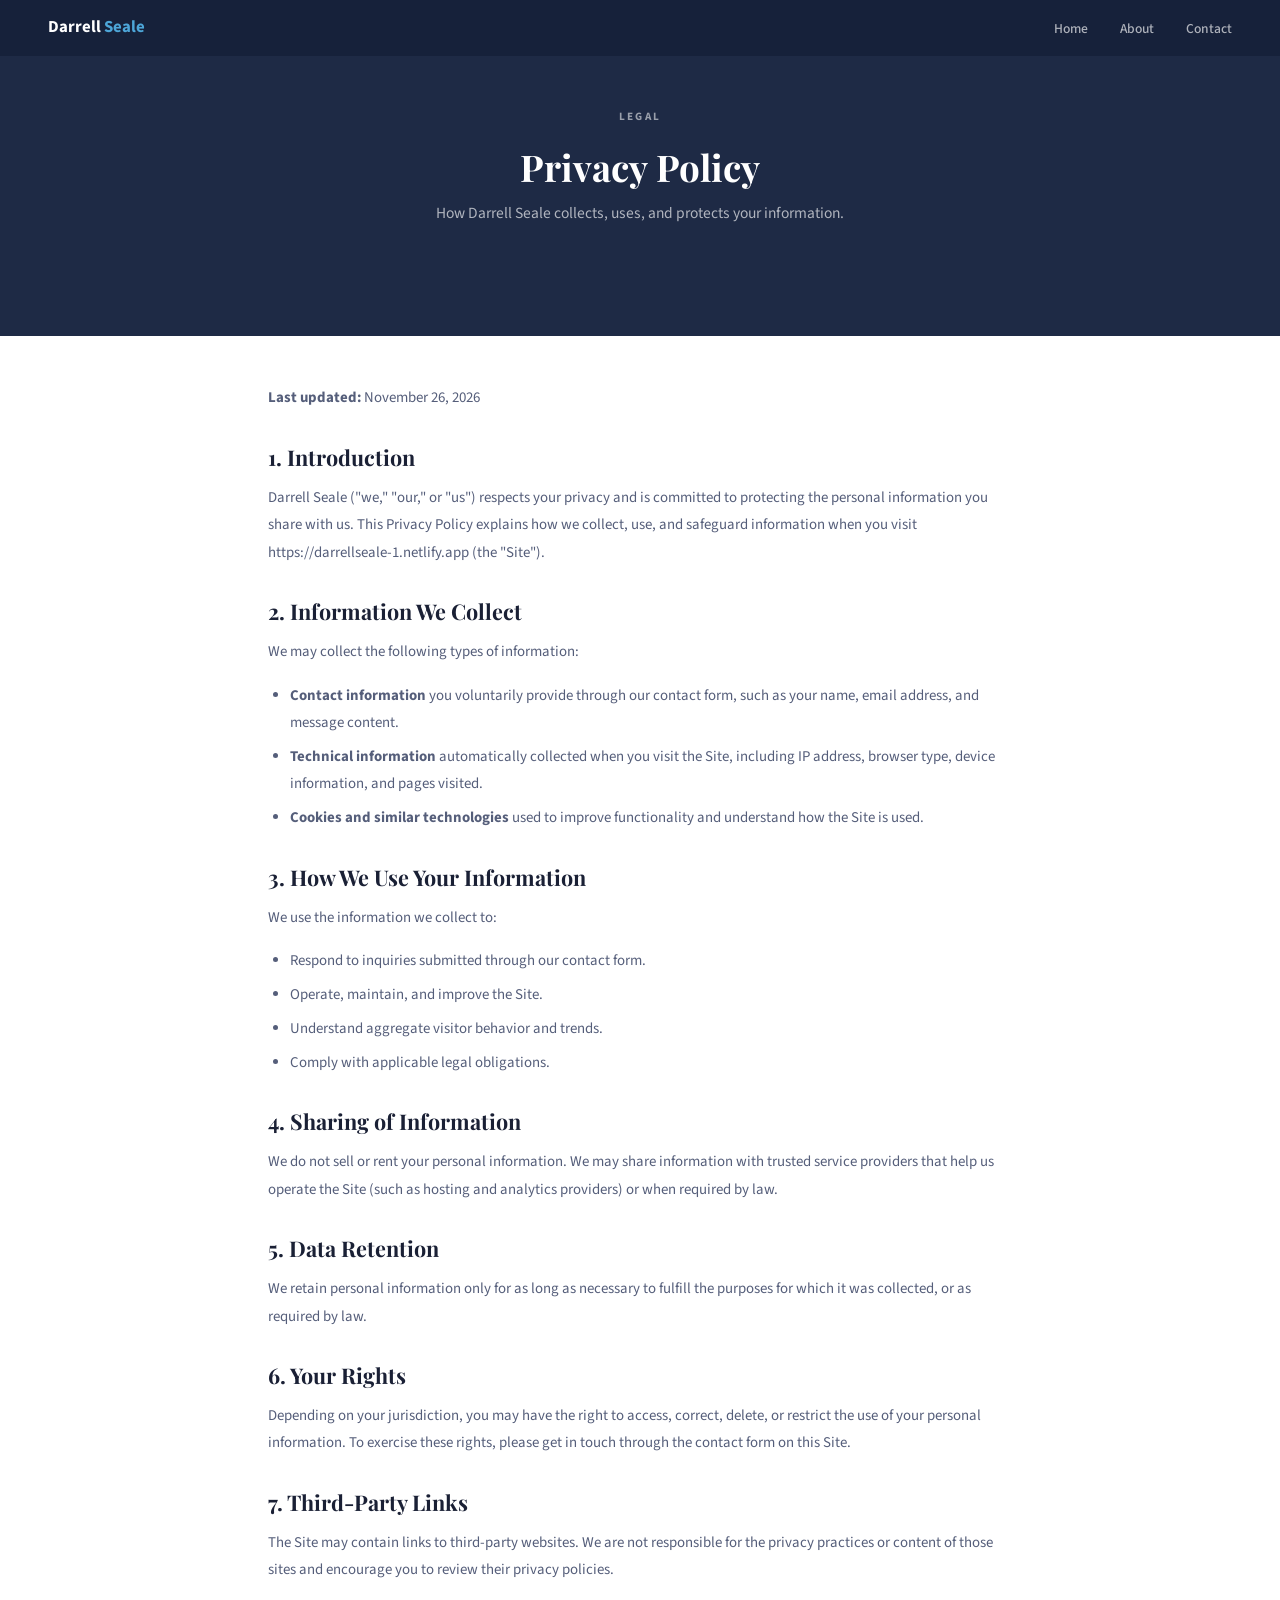
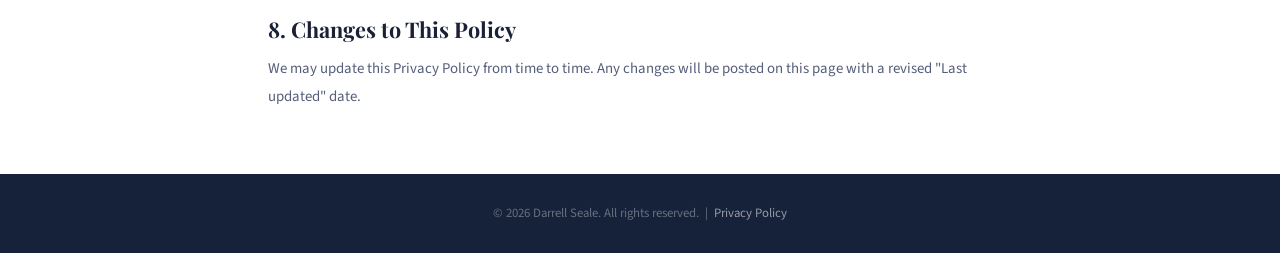
<file: privacy.html>
<!DOCTYPE html>
<html lang="en">
<head>
<meta charset="UTF-8"/>
<meta name="viewport" content="width=device-width,initial-scale=1.0"/>
<title>Privacy Policy | Darrell Seale</title>
<meta name="description" content="Privacy policy for Darrell Seale."/>
<meta name="robots" content="noindex"/>
<link rel="canonical" href="https://darrellseale-1.netlify.app/privacy.html"/>
<meta property="og:type" content="website"/>
<meta property="og:site_name" content="Darrell Seale"/>
<meta property="og:title" content="Privacy Policy | Darrell Seale"/>
<meta property="og:description" content="Privacy policy for Darrell Seale."/>
<meta property="og:image" content="https://darrellseale-1.netlify.app/images/hero.jpg"/>
<meta property="og:url" content="https://darrellseale-1.netlify.app/privacy.html"/>
<meta name="twitter:card" content="summary_large_image"/>
<script type="application/ld+json">
{
  "@context": "https://schema.org",
  "@graph": [
    {
      "@type": "Person",
      "@id": "https://darrellseale-1.netlify.app/#person",
      "name": "Darrell Seale",
      "alternateName": [
        "Darrell Ray Seale",
        "Darrell R. Seale"
      ],
      "givenName": "Darrell",
      "additionalName": "Ray",
      "familyName": "Seale",
      "jobTitle": "Scuba Diving Instructor",
      "url": "https://darrellseale-1.netlify.app/",
      "image": "https://darrellseale-1.netlify.app/images/hero.jpg",
      "description": "Darrell Seale is a PADI and SDI scuba diving instructor based in Abu Dhabi who has logged more than 2,500 dives and certified more than 300 students since 1999. He co-founded the adaptive diving nonprofit Patriot Divers and has traveled to 142 countries.",
      "address": {
        "@type": "PostalAddress",
        "addressLocality": "Abu Dhabi",
        "addressCountry": "AE"
      },
      "alumniOf": [
        {
          "@type": "CollegeOrUniversity",
          "name": "Oregon State University"
        },
        {
          "@type": "CollegeOrUniversity",
          "name": "University of Massachusetts Amherst"
        }
      ],
      "knowsAbout": [
        "Scuba diving instruction",
        "Adaptive diving",
        "Marine conservation",
        "Underwater exploration",
        "Dive safety",
        "Global travel"
      ],
      "sameAs": [
        "https://www.darrellseale.com",
        "https://www.facebook.com/darrell.seale",
        "https://www.instagram.com/nomad.darrell/",
        "https://x.com/DarrellRSeale",
        "https://www.linkedin.com/in/darrellseale/",
        "https://www.youtube.com/@DarrellSeale-globaltraveler",
        "https://www.pinterest.com/darrellseale1/",
        "https://soundcloud.com/darrell-seale1",
        "https://bio.site/darrellseale",
        "https://linktr.ee/darrellseale",
        "https://issuu.com/t/darrell-seale/darrell-seale",
        "https://my.archdaily.com/us/@darrell-seale",
        "https://www.goodreads.com/user/show/198578630-darrell-seale",
        "https://huggingface.co/darrellseale",
        "https://www.tumblr.com/darrellseale",
        "https://bandcamp.com/darrellseale",
        "https://vimeo.com/darrellseale",
        "https://wikialpha.co/wiki/User:Darrellseale",
        "https://www.podbean.com/user-3mdbn2CMoSJx",
        "https://www.reddit.com/user/darrellseale/",
        "https://clarity.fm/darrellseale",
        "https://www.dailymotion.com/darrellseale",
        "https://mastodon.social/@darrellseale",
        "https://www.reddit.com/r/darrellrayseale/"
      ]
    },
    {
      "@type": "WebSite",
      "@id": "https://darrellseale-1.netlify.app/#website",
      "url": "https://darrellseale-1.netlify.app/",
      "name": "Darrell Seale",
      "inLanguage": "en",
      "publisher": {
        "@id": "https://darrellseale-1.netlify.app/#person"
      }
    }
  ]
}
</script>
<link href="https://fonts.googleapis.com/css2?family=Playfair+Display:wght@700&family=Source+Sans+3:wght@300;400;500;600&display=swap" rel="stylesheet"/>
<link rel="stylesheet" href="assets/style.css"/>
</head>
<body>

<!-- ══ NAV ═══════════════════════════════════════════════════════ -->
<nav id="main-nav">
  <a class="nav-logo" href="/">Darrell<span> Seale</span></a>
  <ul class="nav-links">
    <li><a href="/">Home</a></li>
    <li><a href="about.html">About</a></li>
    <li><a href="contact.html">Contact</a></li>
  </ul>
</nav>

<!-- ══ PAGE HERO ═════════════════════════════════════════════════ -->
<div class="pg-hero">
  <p class="eyebrow" style="color:rgba(255,255,255,.55)">Legal</p>
  <h1>Privacy Policy</h1>
  <p class="pg-sub">How Darrell Seale collects, uses, and protects your information.</p>
</div>

<!-- ══ POLICY BODY ═══════════════════════════════════════════════ -->
<div class="legal-wrap">
  <p class="legal-meta"><strong>Last updated:</strong> November 26, 2026</p>

  <h2>1. Introduction</h2>
  <p>Darrell Seale ("we," "our," or "us") respects your privacy and is committed to protecting the personal information you share with us. This Privacy Policy explains how we collect, use, and safeguard information when you visit https://darrellseale-1.netlify.app (the "Site").</p>

  <h2>2. Information We Collect</h2>
  <p>We may collect the following types of information:</p>
  <ul>
    <li><strong>Contact information</strong> you voluntarily provide through our contact form, such as your name, email address, and message content.</li>
    <li><strong>Technical information</strong> automatically collected when you visit the Site, including IP address, browser type, device information, and pages visited.</li>
    <li><strong>Cookies and similar technologies</strong> used to improve functionality and understand how the Site is used.</li>
  </ul>

  <h2>3. How We Use Your Information</h2>
  <p>We use the information we collect to:</p>
  <ul>
    <li>Respond to inquiries submitted through our contact form.</li>
    <li>Operate, maintain, and improve the Site.</li>
    <li>Understand aggregate visitor behavior and trends.</li>
    <li>Comply with applicable legal obligations.</li>
  </ul>

  <h2>4. Sharing of Information</h2>
  <p>We do not sell or rent your personal information. We may share information with trusted service providers that help us operate the Site (such as hosting and analytics providers) or when required by law.</p>

  <h2>5. Data Retention</h2>
  <p>We retain personal information only for as long as necessary to fulfill the purposes for which it was collected, or as required by law.</p>

  <h2>6. Your Rights</h2>
  <p>Depending on your jurisdiction, you may have the right to access, correct, delete, or restrict the use of your personal information. To exercise these rights, please get in touch through the contact form on this Site.</p>

  <h2>7. Third-Party Links</h2>
  <p>The Site may contain links to third-party websites. We are not responsible for the privacy practices or content of those sites and encourage you to review their privacy policies.</p>

  <h2>8. Changes to This Policy</h2>
  <p>We may update this Privacy Policy from time to time. Any changes will be posted on this page with a revised "Last updated" date.</p>
</div>

<footer>
  <p>&copy; 2026 Darrell Seale. All rights reserved. &nbsp;|&nbsp; <a href="privacy.html">Privacy Policy</a></p>
</footer>
</body>
</html>
</file>
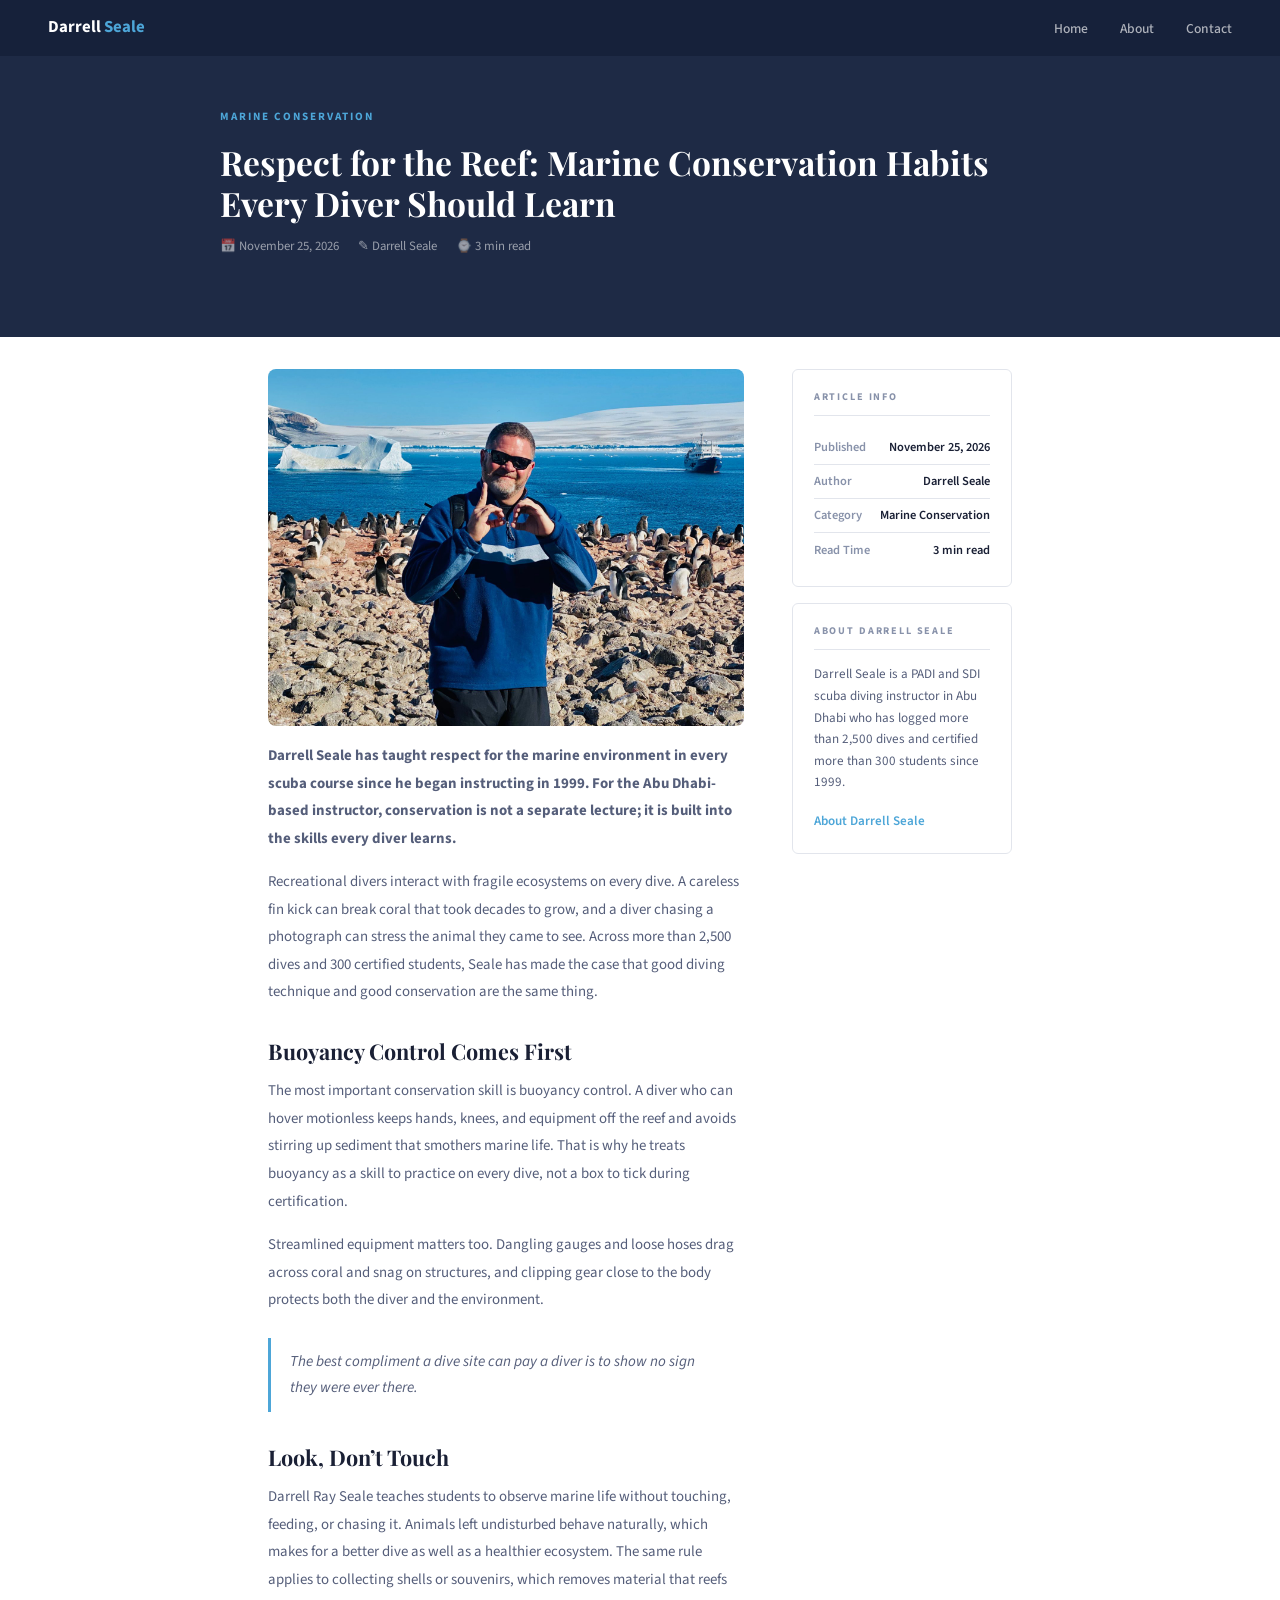
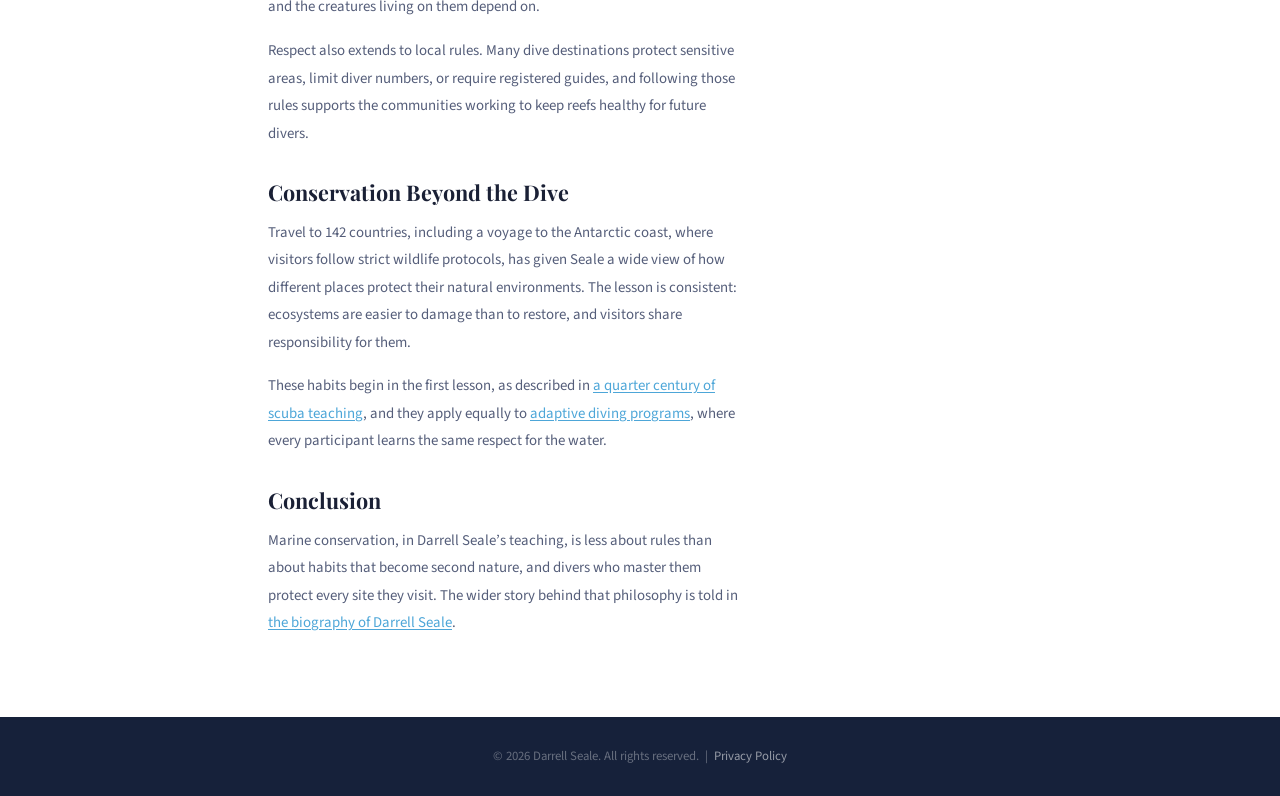
<file: reef-conservation-dive-habits.html>
<!DOCTYPE html>
<html lang="en">
<head>
<meta charset="UTF-8"/>
<meta name="viewport" content="width=device-width,initial-scale=1.0"/>
<title>Respect for the Reef: Marine Conservation Habits Every Diver Should Learn | Darrell Seale</title>
<meta name="description" content="Scuba instructor Darrell Seale on the conservation habits he teaches every student, from buoyancy control to leaving marine life undisturbed."/>
<link rel="canonical" href="https://darrellseale-1.netlify.app/reef-conservation-dive-habits.html"/>

<!-- Open Graph -->
<meta property="og:site_name" content="Darrell Seale"/>
<meta property="article:published_time" content="2026-11-25"/>
<meta name="twitter:card" content="summary_large_image"/>
<meta property="og:type" content="article"/>
<meta property="og:title" content="Respect for the Reef: Marine Conservation Habits Every Diver Should Learn"/>
<meta property="og:description" content="Scuba instructor Darrell Seale on the conservation habits he teaches every student, from buoyancy control to leaving marine life undisturbed."/>
<meta property="og:image" content="https://darrellseale-1.netlify.app/images/article-3.jpg"/>
<meta property="og:url" content="https://darrellseale-1.netlify.app/reef-conservation-dive-habits.html"/>
<script type="application/ld+json">
{
  "@context": "https://schema.org",
  "@graph": [
    {
      "@type": "Person",
      "@id": "https://darrellseale-1.netlify.app/#person",
      "name": "Darrell Seale",
      "alternateName": [
        "Darrell Ray Seale",
        "Darrell R. Seale"
      ],
      "givenName": "Darrell",
      "additionalName": "Ray",
      "familyName": "Seale",
      "jobTitle": "Scuba Diving Instructor",
      "url": "https://darrellseale-1.netlify.app/",
      "image": "https://darrellseale-1.netlify.app/images/hero.jpg",
      "description": "Darrell Seale is a PADI and SDI scuba diving instructor based in Abu Dhabi who has logged more than 2,500 dives and certified more than 300 students since 1999. He co-founded the adaptive diving nonprofit Patriot Divers and has traveled to 142 countries.",
      "address": {
        "@type": "PostalAddress",
        "addressLocality": "Abu Dhabi",
        "addressCountry": "AE"
      },
      "alumniOf": [
        {
          "@type": "CollegeOrUniversity",
          "name": "Oregon State University"
        },
        {
          "@type": "CollegeOrUniversity",
          "name": "University of Massachusetts Amherst"
        }
      ],
      "knowsAbout": [
        "Scuba diving instruction",
        "Adaptive diving",
        "Marine conservation",
        "Underwater exploration",
        "Dive safety",
        "Global travel"
      ],
      "sameAs": [
        "https://www.darrellseale.com",
        "https://www.facebook.com/darrell.seale",
        "https://www.instagram.com/nomad.darrell/",
        "https://x.com/DarrellRSeale",
        "https://www.linkedin.com/in/darrellseale/",
        "https://www.youtube.com/@DarrellSeale-globaltraveler",
        "https://www.pinterest.com/darrellseale1/",
        "https://soundcloud.com/darrell-seale1",
        "https://bio.site/darrellseale",
        "https://linktr.ee/darrellseale",
        "https://issuu.com/t/darrell-seale/darrell-seale",
        "https://my.archdaily.com/us/@darrell-seale",
        "https://www.goodreads.com/user/show/198578630-darrell-seale",
        "https://huggingface.co/darrellseale",
        "https://www.tumblr.com/darrellseale",
        "https://bandcamp.com/darrellseale",
        "https://vimeo.com/darrellseale",
        "https://wikialpha.co/wiki/User:Darrellseale",
        "https://www.podbean.com/user-3mdbn2CMoSJx",
        "https://www.reddit.com/user/darrellseale/",
        "https://clarity.fm/darrellseale",
        "https://www.dailymotion.com/darrellseale",
        "https://mastodon.social/@darrellseale",
        "https://www.reddit.com/r/darrellrayseale/"
      ]
    },
    {
      "@type": "WebSite",
      "@id": "https://darrellseale-1.netlify.app/#website",
      "url": "https://darrellseale-1.netlify.app/",
      "name": "Darrell Seale",
      "inLanguage": "en",
      "publisher": {
        "@id": "https://darrellseale-1.netlify.app/#person"
      }
    },
    {
      "@type": "Article",
      "@id": "https://darrellseale-1.netlify.app/reef-conservation-dive-habits.html#article",
      "headline": "Respect for the Reef: Marine Conservation Habits Every Diver Should Learn",
      "description": "Scuba instructor Darrell Seale on the conservation habits he teaches every student, from buoyancy control to leaving marine life undisturbed.",
      "datePublished": "2026-11-25",
      "dateModified": "2026-11-26",
      "author": {
        "@id": "https://darrellseale-1.netlify.app/#person"
      },
      "publisher": {
        "@id": "https://darrellseale-1.netlify.app/#person"
      },
      "image": "https://darrellseale-1.netlify.app/images/article-3.jpg",
      "mainEntityOfPage": {
        "@type": "WebPage",
        "@id": "https://darrellseale-1.netlify.app/reef-conservation-dive-habits.html"
      },
      "articleSection": "Marine Conservation",
      "wordCount": 426,
      "inLanguage": "en"
    }
  ]
}
</script>

<link href="https://fonts.googleapis.com/css2?family=Playfair+Display:wght@700&family=Source+Sans+3:wght@300;400;500;600&display=swap" rel="stylesheet"/>
<link rel="stylesheet" href="assets/style.css"/>
</head>
<body>

<!-- ══ NAV ═══════════════════════════════════════════════════════ -->
<nav id="main-nav">
  <a class="nav-logo" href="/">Darrell<span> Seale</span></a>
  <ul class="nav-links">
    <li><a href="/">Home</a></li>
    <li><a href="about.html">About</a></li>
    <li><a href="contact.html">Contact</a></li>
  </ul>
</nav>

<!-- ══ ARTICLE HERO ══════════════════════════════════════════════ -->
<div class="art-hero">
  <div class="art-hero-inner">
    <p class="eyebrow" style="color:var(--blue)">Marine Conservation</p>
    <h1 class="art-hero-title">Respect for the Reef: Marine Conservation Habits Every Diver Should Learn</h1>
    <div class="art-meta">
      <div class="art-meta-item">&#128197; November 25, 2026</div>
      <div class="art-meta-item">&#9998; Darrell Seale</div>
      <div class="art-meta-item">&#8986; 3 min read</div>
    </div>
  </div>
</div>

<!-- ══ ARTICLE BODY ══════════════════════════════════════════════ -->
<div class="art-body">
  <article>
    <img class="art-hero-image" src="images/article-3.jpg" alt="Darrell Seale on the Antarctic coast near a penguin colony, with an iceberg and expedition ship offshore"/>

    <p class="art-p"><strong>Darrell Seale has taught respect for the marine environment in every scuba course since he began instructing in 1999. For the Abu Dhabi-based instructor, conservation is not a separate lecture; it is built into the skills every diver learns.</strong></p>

    <p class="art-p">Recreational divers interact with fragile ecosystems on every dive. A careless fin kick can break coral that took decades to grow, and a diver chasing a photograph can stress the animal they came to see. Across more than 2,500 dives and 300 certified students, Seale has made the case that good diving technique and good conservation are the same thing.</p>

    <h2 class="art-h2">Buoyancy Control Comes First</h2>
    <p class="art-p">The most important conservation skill is buoyancy control. A diver who can hover motionless keeps hands, knees, and equipment off the reef and avoids stirring up sediment that smothers marine life. That is why he treats buoyancy as a skill to practice on every dive, not a box to tick during certification.</p>
    <p class="art-p">Streamlined equipment matters too. Dangling gauges and loose hoses drag across coral and snag on structures, and clipping gear close to the body protects both the diver and the environment.</p>

    <div class="art-quote">The best compliment a dive site can pay a diver is to show no sign they were ever there.</div>

    <h2 class="art-h2">Look, Don&#8217;t Touch</h2>
    <p class="art-p">Darrell Ray Seale teaches students to observe marine life without touching, feeding, or chasing it. Animals left undisturbed behave naturally, which makes for a better dive as well as a healthier ecosystem. The same rule applies to collecting shells or souvenirs, which removes material that reefs and the creatures living on them depend on.</p>
    <p class="art-p">Respect also extends to local rules. Many dive destinations protect sensitive areas, limit diver numbers, or require registered guides, and following those rules supports the communities working to keep reefs healthy for future divers.</p>

    <h2 class="art-h2">Conservation Beyond the Dive</h2>
    <p class="art-p">Travel to 142 countries, including a voyage to the Antarctic coast, where visitors follow strict wildlife protocols, has given Seale a wide view of how different places protect their natural environments. The lesson is consistent: ecosystems are easier to damage than to restore, and visitors share responsibility for them.</p>
    <p class="art-p">These habits begin in the first lesson, as described in <a href="scuba-instructor-journey.html">a quarter century of scuba teaching</a>, and they apply equally to <a href="adaptive-diving-accessible-scuba.html">adaptive diving programs</a>, where every participant learns the same respect for the water.</p>

    <h2 class="art-h2">Conclusion</h2>
    <p class="art-p">Marine conservation, in Darrell Seale&#8217;s teaching, is less about rules than about habits that become second nature, and divers who master them protect every site they visit. The wider story behind that philosophy is told in <a href="about.html">the biography of Darrell Seale</a>.</p>
  </article>

  <aside class="art-sidebar-box">
    <div class="art-sb-box">
      <span class="art-sb-label">Article Info</span>
      <div class="art-sb-row"><span>Published</span><span>November 25, 2026</span></div>
      <div class="art-sb-row"><span>Author</span><span>Darrell Seale</span></div>
      <div class="art-sb-row"><span>Category</span><span>Marine Conservation</span></div>
      <div class="art-sb-row"><span>Read Time</span><span>3 min read</span></div>
    </div>

    <div class="art-sb-box">
      <span class="art-sb-label">About Darrell Seale</span>
      <p style="font-size:.82rem;color:var(--tm);line-height:1.65;margin-bottom:.8rem">Darrell Seale is a PADI and SDI scuba diving instructor in Abu Dhabi who has logged more than 2,500 dives and certified more than 300 students since 1999.</p>
      <a href="about.html" style="font-size:.82rem;font-weight:600;color:var(--blue);text-decoration:none">About Darrell Seale</a>
    </div>
  </aside>
</div>

<footer>
  <p>&copy; 2026 Darrell Seale. All rights reserved. &nbsp;|&nbsp; <a href="privacy.html">Privacy Policy</a></p>
</footer>
</body>
</html>
</file>
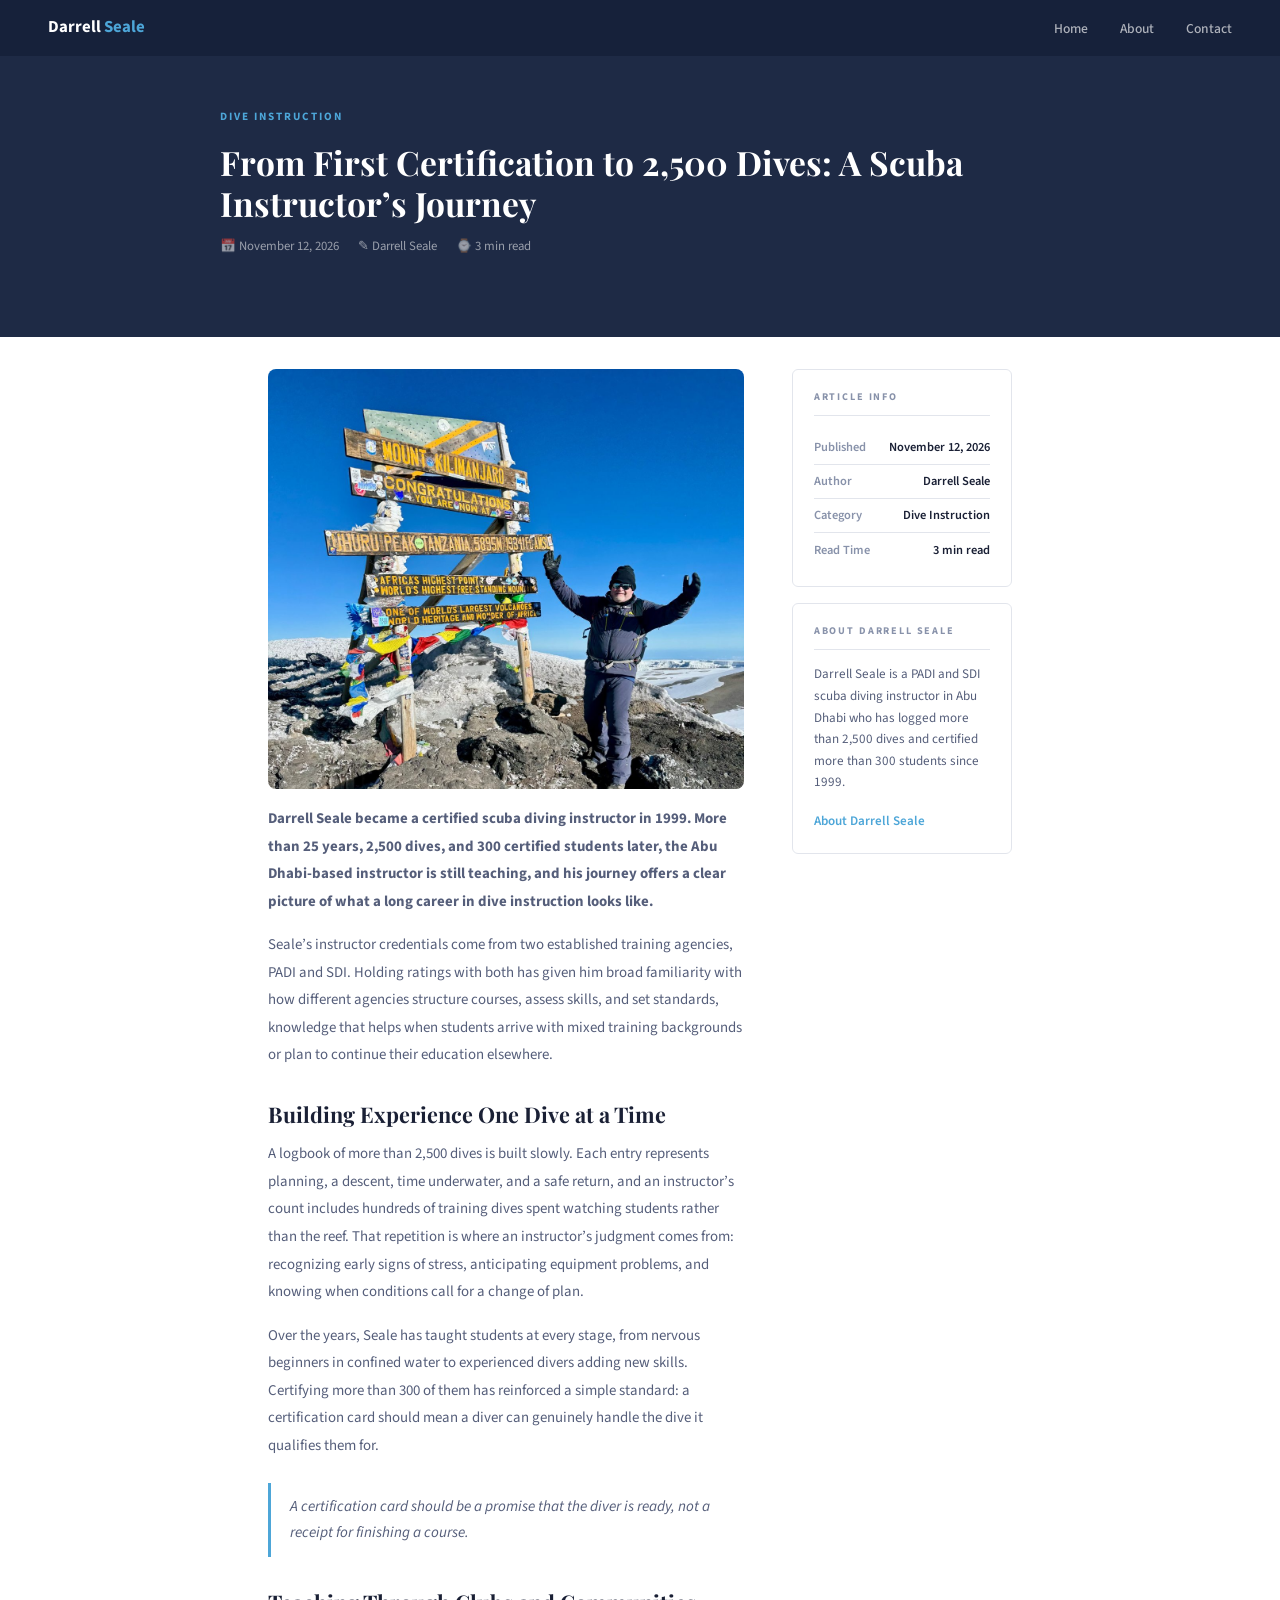
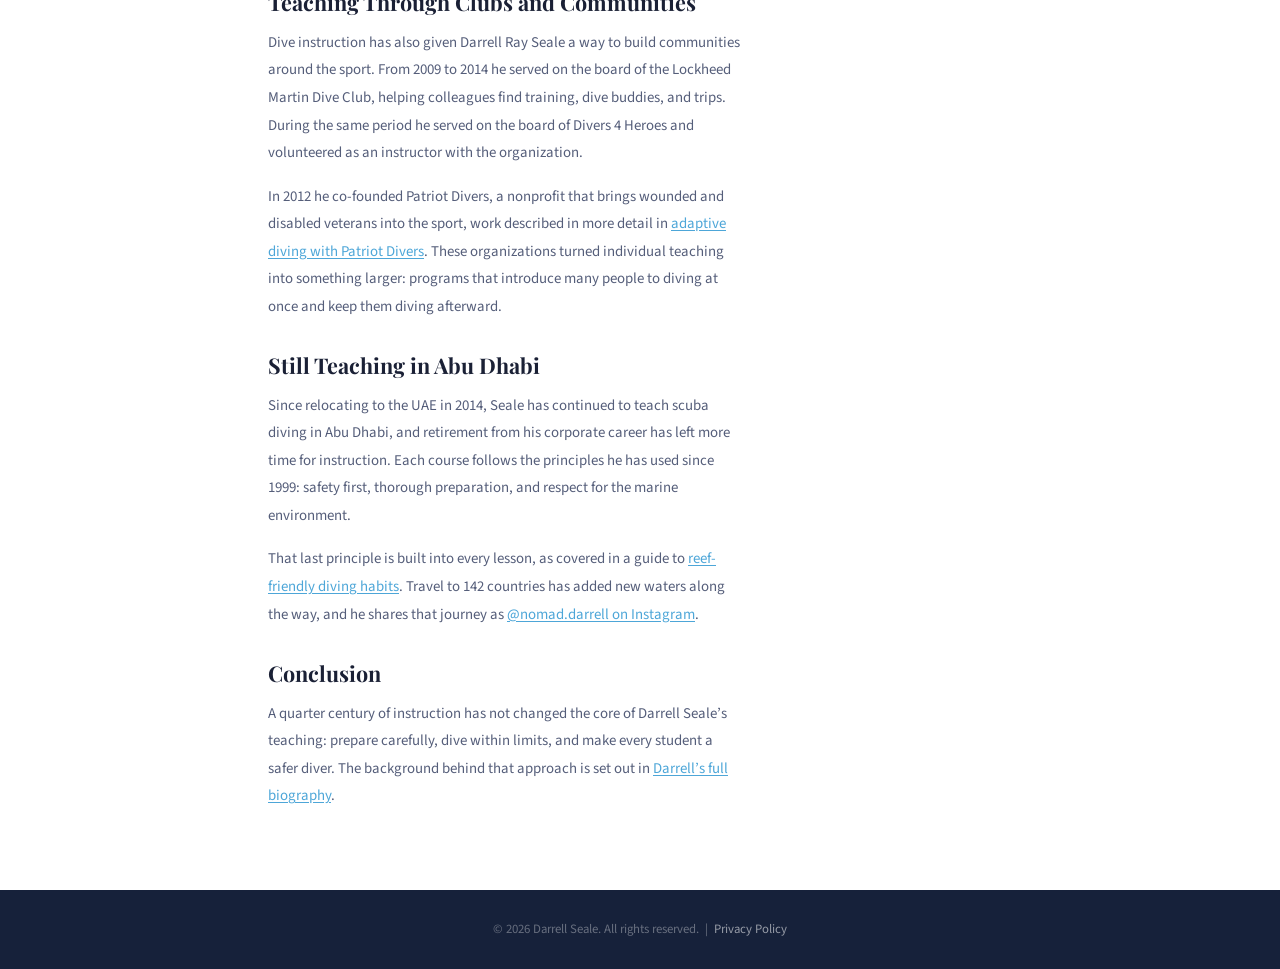
<file: scuba-instructor-journey.html>
<!DOCTYPE html>
<html lang="en">
<head>
<meta charset="UTF-8"/>
<meta name="viewport" content="width=device-width,initial-scale=1.0"/>
<title>From First Certification to 2,500 Dives: A Scuba Instructor&#8217;s Journey | Darrell Seale</title>
<meta name="description" content="Darrell Seale has taught scuba since 1999, logging 2,500+ dives and certifying 300+ students. A look at his journey as a PADI and SDI instructor in Abu Dhabi."/>
<link rel="canonical" href="https://darrellseale-1.netlify.app/scuba-instructor-journey.html"/>

<!-- Open Graph -->
<meta property="og:site_name" content="Darrell Seale"/>
<meta property="article:published_time" content="2026-11-12"/>
<meta name="twitter:card" content="summary_large_image"/>
<meta property="og:type" content="article"/>
<meta property="og:title" content="From First Certification to 2,500 Dives: A Scuba Instructor&#8217;s Journey"/>
<meta property="og:description" content="Darrell Seale has taught scuba since 1999, logging 2,500+ dives and certifying 300+ students. A look at his journey as a PADI and SDI instructor in Abu Dhabi."/>
<meta property="og:image" content="https://darrellseale-1.netlify.app/images/article-1.jpg"/>
<meta property="og:url" content="https://darrellseale-1.netlify.app/scuba-instructor-journey.html"/>
<script type="application/ld+json">
{
  "@context": "https://schema.org",
  "@graph": [
    {
      "@type": "Person",
      "@id": "https://darrellseale-1.netlify.app/#person",
      "name": "Darrell Seale",
      "alternateName": [
        "Darrell Ray Seale",
        "Darrell R. Seale"
      ],
      "givenName": "Darrell",
      "additionalName": "Ray",
      "familyName": "Seale",
      "jobTitle": "Scuba Diving Instructor",
      "url": "https://darrellseale-1.netlify.app/",
      "image": "https://darrellseale-1.netlify.app/images/hero.jpg",
      "description": "Darrell Seale is a PADI and SDI scuba diving instructor based in Abu Dhabi who has logged more than 2,500 dives and certified more than 300 students since 1999. He co-founded the adaptive diving nonprofit Patriot Divers and has traveled to 142 countries.",
      "address": {
        "@type": "PostalAddress",
        "addressLocality": "Abu Dhabi",
        "addressCountry": "AE"
      },
      "alumniOf": [
        {
          "@type": "CollegeOrUniversity",
          "name": "Oregon State University"
        },
        {
          "@type": "CollegeOrUniversity",
          "name": "University of Massachusetts Amherst"
        }
      ],
      "knowsAbout": [
        "Scuba diving instruction",
        "Adaptive diving",
        "Marine conservation",
        "Underwater exploration",
        "Dive safety",
        "Global travel"
      ],
      "sameAs": [
        "https://www.darrellseale.com",
        "https://www.facebook.com/darrell.seale",
        "https://www.instagram.com/nomad.darrell/",
        "https://x.com/DarrellRSeale",
        "https://www.linkedin.com/in/darrellseale/",
        "https://www.youtube.com/@DarrellSeale-globaltraveler",
        "https://www.pinterest.com/darrellseale1/",
        "https://soundcloud.com/darrell-seale1",
        "https://bio.site/darrellseale",
        "https://linktr.ee/darrellseale",
        "https://issuu.com/t/darrell-seale/darrell-seale",
        "https://my.archdaily.com/us/@darrell-seale",
        "https://www.goodreads.com/user/show/198578630-darrell-seale",
        "https://huggingface.co/darrellseale",
        "https://www.tumblr.com/darrellseale",
        "https://bandcamp.com/darrellseale",
        "https://vimeo.com/darrellseale",
        "https://wikialpha.co/wiki/User:Darrellseale",
        "https://www.podbean.com/user-3mdbn2CMoSJx",
        "https://www.reddit.com/user/darrellseale/",
        "https://clarity.fm/darrellseale",
        "https://www.dailymotion.com/darrellseale",
        "https://mastodon.social/@darrellseale",
        "https://www.reddit.com/r/darrellrayseale/"
      ]
    },
    {
      "@type": "WebSite",
      "@id": "https://darrellseale-1.netlify.app/#website",
      "url": "https://darrellseale-1.netlify.app/",
      "name": "Darrell Seale",
      "inLanguage": "en",
      "publisher": {
        "@id": "https://darrellseale-1.netlify.app/#person"
      }
    },
    {
      "@type": "Article",
      "@id": "https://darrellseale-1.netlify.app/scuba-instructor-journey.html#article",
      "headline": "From First Certification to 2,500 Dives: A Scuba Instructor’s Journey",
      "description": "Darrell Seale has taught scuba since 1999, logging 2,500+ dives and certifying 300+ students. A look at his journey as a PADI and SDI instructor in Abu Dhabi.",
      "datePublished": "2026-11-12",
      "dateModified": "2026-11-26",
      "author": {
        "@id": "https://darrellseale-1.netlify.app/#person"
      },
      "publisher": {
        "@id": "https://darrellseale-1.netlify.app/#person"
      },
      "image": "https://darrellseale-1.netlify.app/images/article-1.jpg",
      "mainEntityOfPage": {
        "@type": "WebPage",
        "@id": "https://darrellseale-1.netlify.app/scuba-instructor-journey.html"
      },
      "articleSection": "Dive Instruction",
      "wordCount": 482,
      "inLanguage": "en"
    }
  ]
}
</script>

<link href="https://fonts.googleapis.com/css2?family=Playfair+Display:wght@700&family=Source+Sans+3:wght@300;400;500;600&display=swap" rel="stylesheet"/>
<link rel="stylesheet" href="assets/style.css"/>
</head>
<body>

<!-- ══ NAV ═══════════════════════════════════════════════════════ -->
<nav id="main-nav">
  <a class="nav-logo" href="/">Darrell<span> Seale</span></a>
  <ul class="nav-links">
    <li><a href="/">Home</a></li>
    <li><a href="about.html">About</a></li>
    <li><a href="contact.html">Contact</a></li>
  </ul>
</nav>

<!-- ══ ARTICLE HERO ══════════════════════════════════════════════ -->
<div class="art-hero">
  <div class="art-hero-inner">
    <p class="eyebrow" style="color:var(--blue)">Dive Instruction</p>
    <h1 class="art-hero-title">From First Certification to 2,500 Dives: A Scuba Instructor&#8217;s Journey</h1>
    <div class="art-meta">
      <div class="art-meta-item">&#128197; November 12, 2026</div>
      <div class="art-meta-item">&#9998; Darrell Seale</div>
      <div class="art-meta-item">&#8986; 3 min read</div>
    </div>
  </div>
</div>

<!-- ══ ARTICLE BODY ══════════════════════════════════════════════ -->
<div class="art-body">
  <article>
    <img class="art-hero-image" src="images/article-1.jpg" alt="Darrell Seale with arms raised beside the Uhuru Peak summit sign on Mount Kilimanjaro"/>

    <p class="art-p"><strong>Darrell Seale became a certified scuba diving instructor in 1999. More than 25 years, 2,500 dives, and 300 certified students later, the Abu Dhabi-based instructor is still teaching, and his journey offers a clear picture of what a long career in dive instruction looks like.</strong></p>

    <p class="art-p">Seale&#8217;s instructor credentials come from two established training agencies, PADI and SDI. Holding ratings with both has given him broad familiarity with how different agencies structure courses, assess skills, and set standards, knowledge that helps when students arrive with mixed training backgrounds or plan to continue their education elsewhere.</p>

    <h2 class="art-h2">Building Experience One Dive at a Time</h2>
    <p class="art-p">A logbook of more than 2,500 dives is built slowly. Each entry represents planning, a descent, time underwater, and a safe return, and an instructor&#8217;s count includes hundreds of training dives spent watching students rather than the reef. That repetition is where an instructor&#8217;s judgment comes from: recognizing early signs of stress, anticipating equipment problems, and knowing when conditions call for a change of plan.</p>
    <p class="art-p">Over the years, Seale has taught students at every stage, from nervous beginners in confined water to experienced divers adding new skills. Certifying more than 300 of them has reinforced a simple standard: a certification card should mean a diver can genuinely handle the dive it qualifies them for.</p>

    <div class="art-quote">A certification card should be a promise that the diver is ready, not a receipt for finishing a course.</div>

    <h2 class="art-h2">Teaching Through Clubs and Communities</h2>
    <p class="art-p">Dive instruction has also given Darrell Ray Seale a way to build communities around the sport. From 2009 to 2014 he served on the board of the Lockheed Martin Dive Club, helping colleagues find training, dive buddies, and trips. During the same period he served on the board of Divers 4 Heroes and volunteered as an instructor with the organization.</p>
    <p class="art-p">In 2012 he co-founded Patriot Divers, a nonprofit that brings wounded and disabled veterans into the sport, work described in more detail in <a href="adaptive-diving-accessible-scuba.html">adaptive diving with Patriot Divers</a>. These organizations turned individual teaching into something larger: programs that introduce many people to diving at once and keep them diving afterward.</p>

    <h2 class="art-h2">Still Teaching in Abu Dhabi</h2>
    <p class="art-p">Since relocating to the UAE in 2014, Seale has continued to teach scuba diving in Abu Dhabi, and retirement from his corporate career has left more time for instruction. Each course follows the principles he has used since 1999: safety first, thorough preparation, and respect for the marine environment.</p>
    <p class="art-p">That last principle is built into every lesson, as covered in a guide to <a href="reef-conservation-dive-habits.html">reef-friendly diving habits</a>. Travel to 142 countries has added new waters along the way, and he shares that journey as <a href="https://www.instagram.com/nomad.darrell/" target="_blank" rel="noopener">@nomad.darrell on Instagram</a>.</p>

    <h2 class="art-h2">Conclusion</h2>
    <p class="art-p">A quarter century of instruction has not changed the core of Darrell Seale&#8217;s teaching: prepare carefully, dive within limits, and make every student a safer diver. The background behind that approach is set out in <a href="about.html">Darrell&#8217;s full biography</a>.</p>
  </article>

  <aside class="art-sidebar-box">
    <div class="art-sb-box">
      <span class="art-sb-label">Article Info</span>
      <div class="art-sb-row"><span>Published</span><span>November 12, 2026</span></div>
      <div class="art-sb-row"><span>Author</span><span>Darrell Seale</span></div>
      <div class="art-sb-row"><span>Category</span><span>Dive Instruction</span></div>
      <div class="art-sb-row"><span>Read Time</span><span>3 min read</span></div>
    </div>

    <div class="art-sb-box">
      <span class="art-sb-label">About Darrell Seale</span>
      <p style="font-size:.82rem;color:var(--tm);line-height:1.65;margin-bottom:.8rem">Darrell Seale is a PADI and SDI scuba diving instructor in Abu Dhabi who has logged more than 2,500 dives and certified more than 300 students since 1999.</p>
      <a href="about.html" style="font-size:.82rem;font-weight:600;color:var(--blue);text-decoration:none">About Darrell Seale</a>
    </div>
  </aside>
</div>

<footer>
  <p>&copy; 2026 Darrell Seale. All rights reserved. &nbsp;|&nbsp; <a href="privacy.html">Privacy Policy</a></p>
</footer>
</body>
</html>
</file>
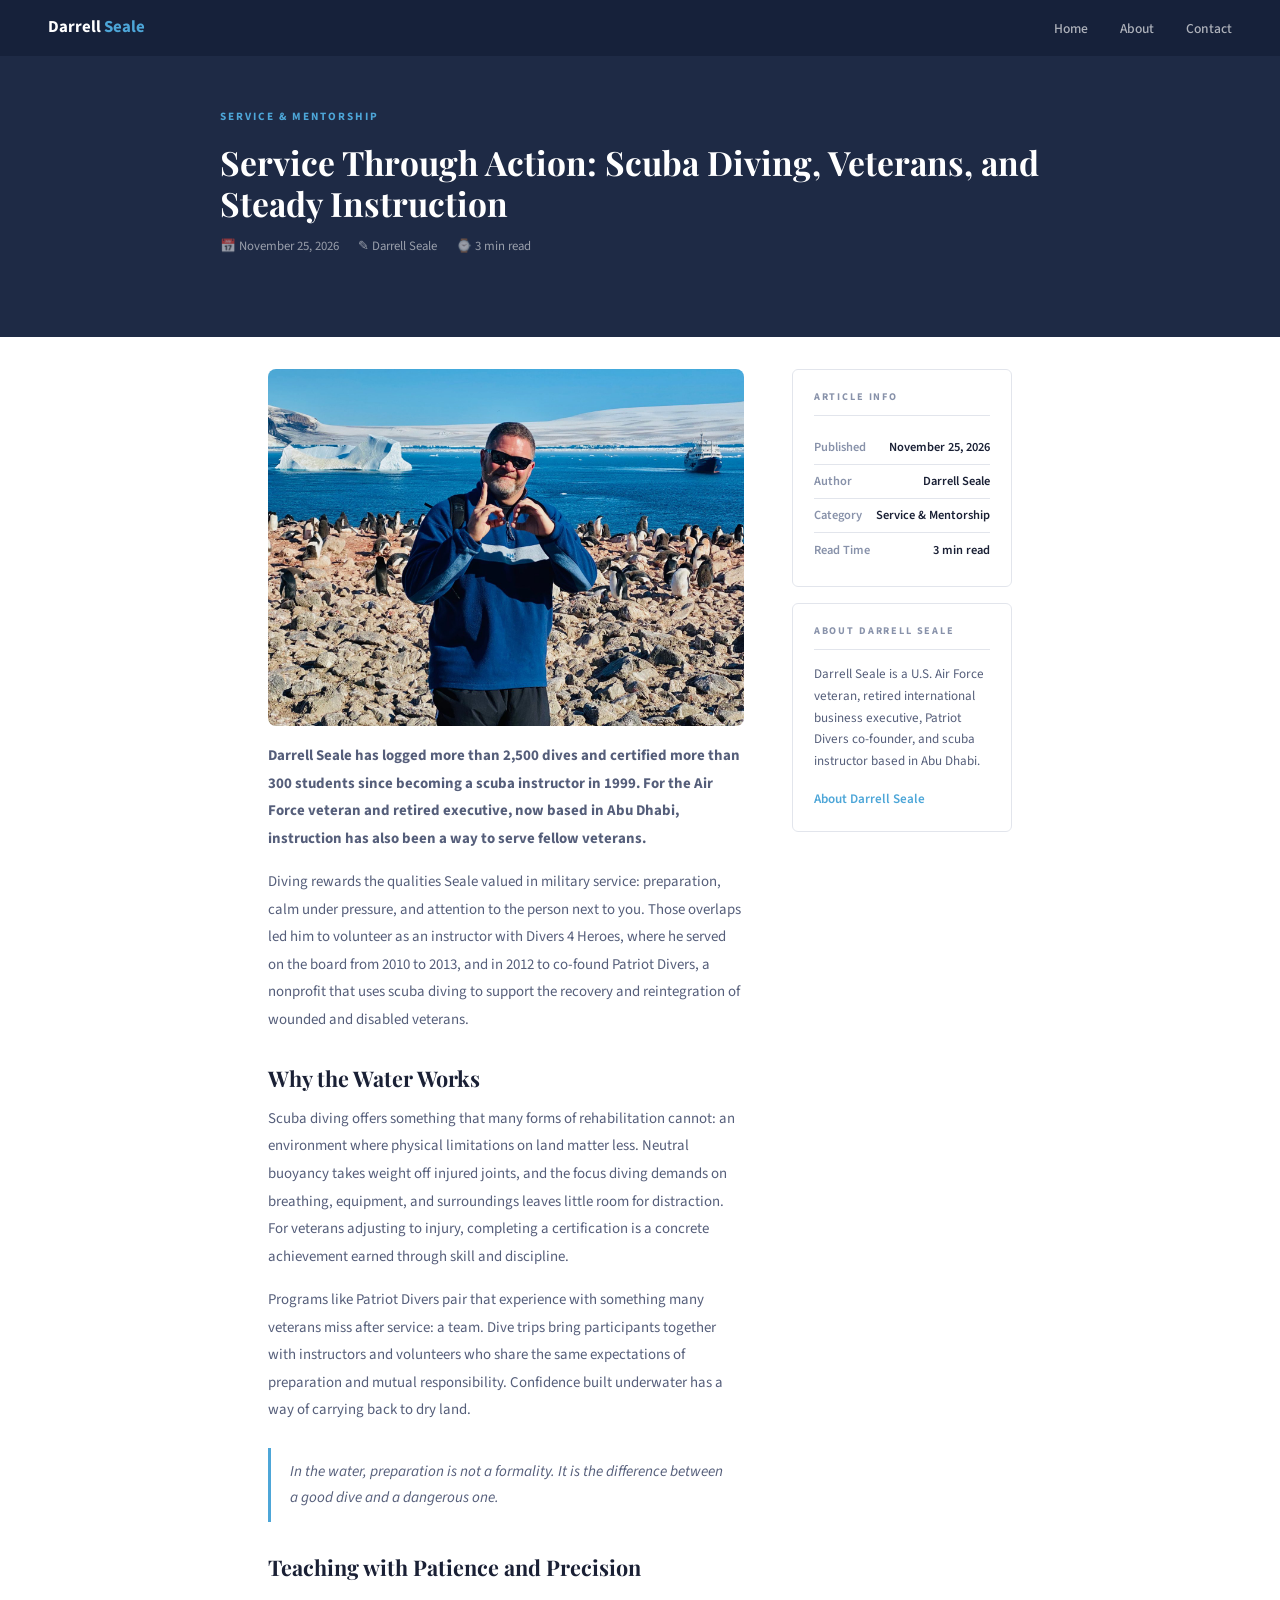
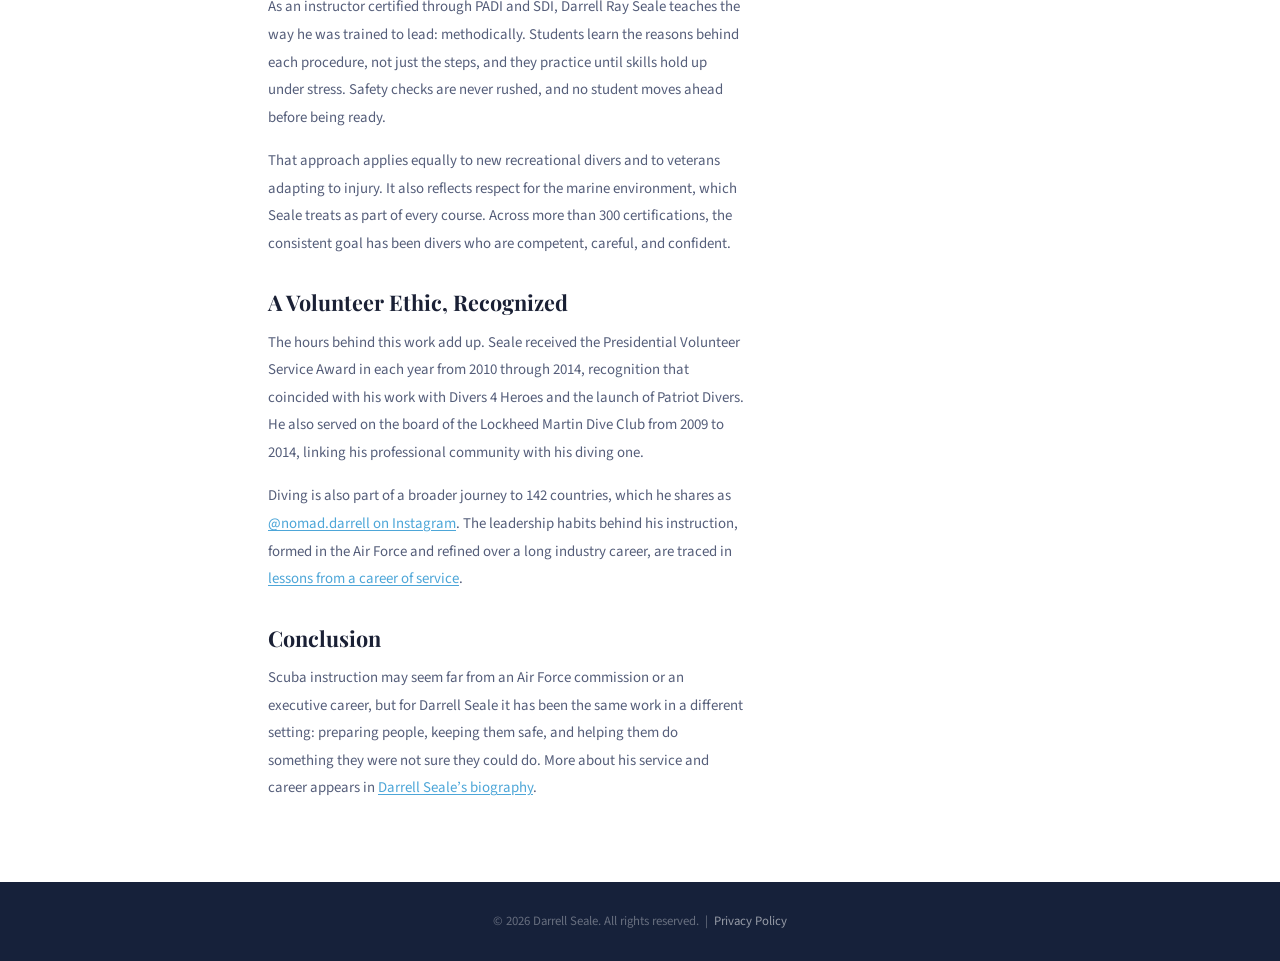
<file: service-through-action-scuba-diving.html>
<!DOCTYPE html>
<html lang="en">
<head>
<meta charset="UTF-8"/>
<meta name="viewport" content="width=device-width,initial-scale=1.0"/>
<title>Service Through Action: Scuba Diving, Veterans, and Steady Instruction | Darrell Seale</title>
<meta name="description" content="Darrell Seale, scuba instructor since 1999 and Patriot Divers co-founder, on teaching more than 300 divers and using diving to support wounded veterans."/>
<link rel="canonical" href="https://darrellseale-1.netlify.app/service-through-action-scuba-diving.html"/>

<!-- Open Graph -->
<meta property="og:site_name" content="Darrell Seale"/>
<meta property="article:published_time" content="2026-11-25"/>
<meta name="twitter:card" content="summary_large_image"/>
<meta property="og:type" content="article"/>
<meta property="og:title" content="Service Through Action: Scuba Diving, Veterans, and Steady Instruction"/>
<meta property="og:description" content="Darrell Seale, scuba instructor since 1999 and Patriot Divers co-founder, on teaching more than 300 divers and using diving to support wounded veterans."/>
<meta property="og:image" content="https://darrellseale-1.netlify.app/images/article-3.jpg"/>
<meta property="og:url" content="https://darrellseale-1.netlify.app/service-through-action-scuba-diving.html"/>
<script type="application/ld+json">
{
  "@context": "https://schema.org",
  "@graph": [
    {
      "@type": "Person",
      "@id": "https://darrellseale-1.netlify.app/#person",
      "name": "Darrell Seale",
      "alternateName": [
        "Darrell Ray Seale",
        "Darrell R. Seale"
      ],
      "givenName": "Darrell",
      "additionalName": "Ray",
      "familyName": "Seale",
      "jobTitle": "Retired International Business Executive",
      "url": "https://darrellseale-1.netlify.app/",
      "image": "https://darrellseale-1.netlify.app/images/hero.jpg",
      "description": "Darrell Seale is a United States Air Force veteran and retired international business executive based in Abu Dhabi, a co-founder of the veterans' nonprofit Patriot Divers, a scuba diving instructor, and a traveler to 142 countries.",
      "address": {
        "@type": "PostalAddress",
        "addressLocality": "Abu Dhabi",
        "addressCountry": "AE"
      },
      "alumniOf": [
        {
          "@type": "CollegeOrUniversity",
          "name": "Oregon State University"
        },
        {
          "@type": "CollegeOrUniversity",
          "name": "University of Massachusetts Amherst"
        }
      ],
      "knowsAbout": [
        "Leadership",
        "Aerospace and defense program management",
        "International business",
        "Scuba diving instruction",
        "Veterans' service",
        "Global travel"
      ],
      "sameAs": [
        "https://www.darrellseale.com",
        "https://www.facebook.com/darrell.seale",
        "https://www.instagram.com/nomad.darrell/",
        "https://x.com/DarrellRSeale",
        "https://www.linkedin.com/in/darrellseale/",
        "https://www.youtube.com/@DarrellSeale-globaltraveler",
        "https://www.pinterest.com/darrellseale1/",
        "https://soundcloud.com/darrell-seale1",
        "https://bio.site/darrellseale",
        "https://linktr.ee/darrellseale",
        "https://issuu.com/t/darrell-seale/darrell-seale",
        "https://my.archdaily.com/us/@darrell-seale",
        "https://www.goodreads.com/user/show/198578630-darrell-seale",
        "https://huggingface.co/darrellseale",
        "https://www.tumblr.com/darrellseale",
        "https://bandcamp.com/darrellseale",
        "https://vimeo.com/darrellseale",
        "https://wikialpha.co/wiki/User:Darrellseale",
        "https://www.podbean.com/user-3mdbn2CMoSJx",
        "https://www.reddit.com/user/darrellseale/",
        "https://clarity.fm/darrellseale",
        "https://www.dailymotion.com/darrellseale",
        "https://mastodon.social/@darrellseale",
        "https://www.reddit.com/r/darrellrayseale/"
      ]
    },
    {
      "@type": "WebSite",
      "@id": "https://darrellseale-1.netlify.app/#website",
      "url": "https://darrellseale-1.netlify.app/",
      "name": "Darrell Seale",
      "inLanguage": "en",
      "publisher": {
        "@id": "https://darrellseale-1.netlify.app/#person"
      }
    },
    {
      "@type": "Article",
      "@id": "https://darrellseale-1.netlify.app/service-through-action-scuba-diving.html#article",
      "headline": "Service Through Action: Scuba Diving, Veterans, and Steady Instruction",
      "description": "Darrell Seale, scuba instructor since 1999 and Patriot Divers co-founder, on teaching more than 300 divers and using diving to support wounded veterans.",
      "datePublished": "2026-11-25",
      "dateModified": "2026-11-26",
      "author": {
        "@id": "https://darrellseale-1.netlify.app/#person"
      },
      "publisher": {
        "@id": "https://darrellseale-1.netlify.app/#person"
      },
      "image": "https://darrellseale-1.netlify.app/images/article-3.jpg",
      "mainEntityOfPage": {
        "@type": "WebPage",
        "@id": "https://darrellseale-1.netlify.app/service-through-action-scuba-diving.html"
      },
      "articleSection": "Service & Mentorship",
      "wordCount": 515,
      "inLanguage": "en"
    }
  ]
}
</script>

<link href="https://fonts.googleapis.com/css2?family=Playfair+Display:wght@700&family=Source+Sans+3:wght@300;400;500;600&display=swap" rel="stylesheet"/>
<link rel="stylesheet" href="assets/style.css"/>
</head>
<body>

<!-- ══ NAV ═══════════════════════════════════════════════════════ -->
<nav id="main-nav">
  <a class="nav-logo" href="/">Darrell<span> Seale</span></a>
  <ul class="nav-links">
    <li><a href="/">Home</a></li>
    <li><a href="about.html">About</a></li>
    <li><a href="contact.html">Contact</a></li>
  </ul>
</nav>

<!-- ══ ARTICLE HERO ══════════════════════════════════════════════ -->
<div class="art-hero">
  <div class="art-hero-inner">
    <p class="eyebrow" style="color:var(--blue)">Service &amp; Mentorship</p>
    <h1 class="art-hero-title">Service Through Action: Scuba Diving, Veterans, and Steady Instruction</h1>
    <div class="art-meta">
      <div class="art-meta-item">&#128197; November 25, 2026</div>
      <div class="art-meta-item">&#9998; Darrell Seale</div>
      <div class="art-meta-item">&#8986; 3 min read</div>
    </div>
  </div>
</div>

<!-- ══ ARTICLE BODY ══════════════════════════════════════════════ -->
<div class="art-body">
  <article>
    <img class="art-hero-image" src="images/article-3.jpg" alt="Darrell Seale on the Antarctic coast among penguins, with an iceberg and an expedition ship behind him"/>

    <p class="art-p"><strong>Darrell Seale has logged more than 2,500 dives and certified more than 300 students since becoming a scuba instructor in 1999. For the Air Force veteran and retired executive, now based in Abu Dhabi, instruction has also been a way to serve fellow veterans.</strong></p>

    <p class="art-p">Diving rewards the qualities Seale valued in military service: preparation, calm under pressure, and attention to the person next to you. Those overlaps led him to volunteer as an instructor with Divers 4 Heroes, where he served on the board from 2010 to 2013, and in 2012 to co-found Patriot Divers, a nonprofit that uses scuba diving to support the recovery and reintegration of wounded and disabled veterans.</p>

    <h2 class="art-h2">Why the Water Works</h2>
    <p class="art-p">Scuba diving offers something that many forms of rehabilitation cannot: an environment where physical limitations on land matter less. Neutral buoyancy takes weight off injured joints, and the focus diving demands on breathing, equipment, and surroundings leaves little room for distraction. For veterans adjusting to injury, completing a certification is a concrete achievement earned through skill and discipline.</p>
    <p class="art-p">Programs like Patriot Divers pair that experience with something many veterans miss after service: a team. Dive trips bring participants together with instructors and volunteers who share the same expectations of preparation and mutual responsibility. Confidence built underwater has a way of carrying back to dry land.</p>

    <div class="art-quote">In the water, preparation is not a formality. It is the difference between a good dive and a dangerous one.</div>

    <h2 class="art-h2">Teaching with Patience and Precision</h2>
    <p class="art-p">As an instructor certified through PADI and SDI, Darrell Ray Seale teaches the way he was trained to lead: methodically. Students learn the reasons behind each procedure, not just the steps, and they practice until skills hold up under stress. Safety checks are never rushed, and no student moves ahead before being ready.</p>
    <p class="art-p">That approach applies equally to new recreational divers and to veterans adapting to injury. It also reflects respect for the marine environment, which Seale treats as part of every course. Across more than 300 certifications, the consistent goal has been divers who are competent, careful, and confident.</p>

    <h2 class="art-h2">A Volunteer Ethic, Recognized</h2>
    <p class="art-p">The hours behind this work add up. Seale received the Presidential Volunteer Service Award in each year from 2010 through 2014, recognition that coincided with his work with Divers 4 Heroes and the launch of Patriot Divers. He also served on the board of the Lockheed Martin Dive Club from 2009 to 2014, linking his professional community with his diving one.</p>
    <p class="art-p">Diving is also part of a broader journey to 142 countries, which he shares as <a href="https://www.instagram.com/nomad.darrell/" target="_blank" rel="noopener">@nomad.darrell on Instagram</a>. The leadership habits behind his instruction, formed in the Air Force and refined over a long industry career, are traced in <a href="leadership-beyond-service.html">lessons from a career of service</a>.</p>

    <h2 class="art-h2">Conclusion</h2>
    <p class="art-p">Scuba instruction may seem far from an Air Force commission or an executive career, but for Darrell Seale it has been the same work in a different setting: preparing people, keeping them safe, and helping them do something they were not sure they could do. More about his service and career appears in <a href="about.html">Darrell Seale&#8217;s biography</a>.</p>
  </article>

  <aside class="art-sidebar-box">
    <div class="art-sb-box">
      <span class="art-sb-label">Article Info</span>
      <div class="art-sb-row"><span>Published</span><span>November 25, 2026</span></div>
      <div class="art-sb-row"><span>Author</span><span>Darrell Seale</span></div>
      <div class="art-sb-row"><span>Category</span><span>Service &amp; Mentorship</span></div>
      <div class="art-sb-row"><span>Read Time</span><span>3 min read</span></div>
    </div>

    <div class="art-sb-box">
      <span class="art-sb-label">About Darrell Seale</span>
      <p style="font-size:.82rem;color:var(--tm);line-height:1.65;margin-bottom:.8rem">Darrell Seale is a U.S. Air Force veteran, retired international business executive, Patriot Divers co-founder, and scuba instructor based in Abu Dhabi.</p>
      <a href="about.html" style="font-size:.82rem;font-weight:600;color:var(--blue);text-decoration:none">About Darrell Seale</a>
    </div>
  </aside>
</div>

<footer>
  <p>&copy; 2026 Darrell Seale. All rights reserved. &nbsp;|&nbsp; <a href="privacy.html">Privacy Policy</a></p>
</footer>
</body>
</html>
</file>
<file: assets/style.css>
*,*::before,*::after{box-sizing:border-box;margin:0;padding:0}
:root{
  --navy:#1e2a45;--navy-deep:#16213a;--navy-mid:#253050;
  --blue:#4da6d8;--white:#fff;--off:#f4f5f7;--border:#e2e5ec;
  --td:#1a2035;--tm:#555e7a;--tl:#8892aa;
  --fh:'Playfair Display',Georgia,serif;--fb:'Source Sans 3',sans-serif;
}
html{scroll-behavior:smooth}
body{font-family:var(--fb);color:var(--td);background:var(--white);line-height:1.65;overflow-x:hidden}
/* NAV */
nav{position:sticky;top:0;z-index:200;display:flex;align-items:center;justify-content:space-between;padding:0 3rem;height:56px;background:var(--navy-deep)}
.nav-logo{font-family:var(--fb);font-size:1.05rem;font-weight:700;text-decoration:none;color:#fff;cursor:pointer}
.nav-logo span{color:var(--blue)}
.nav-links{display:flex;gap:2rem;list-style:none}
.nav-links a{font-size:.85rem;font-weight:500;color:rgba(255,255,255,.65);text-decoration:none;transition:color .2s;cursor:pointer}
.nav-links a:hover,.nav-links a.active{color:#fff}
.nav-has-drop{position:relative}
.nav-drop-toggle{display:flex;align-items:center;gap:.3rem;cursor:pointer;font-size:.85rem;font-weight:500;color:rgba(255,255,255,.65);transition:color .2s;text-decoration:none}
.nav-drop-toggle:hover{color:#fff}
.nav-chevron{font-size:.7rem;transition:transform .2s;display:inline-block}
.nav-dropdown{display:none;position:absolute;top:calc(100% + 10px);left:50%;transform:translateX(-50%);background:var(--navy-deep);border:1px solid rgba(255,255,255,.1);border-radius:8px;min-width:200px;padding:.4rem 0;box-shadow:0 12px 32px rgba(0,0,0,.4);list-style:none;z-index:300}
.nav-has-drop:hover .nav-dropdown{display:block}
.nav-dropdown li a{display:block;padding:.52rem 1.1rem;font-size:.8rem;color:rgba(255,255,255,.7);text-decoration:none;transition:all .15s;white-space:nowrap}
.nav-dropdown li a:hover{color:#fff;background:rgba(255,255,255,.06)}
/* FOOTER */
footer{background:var(--navy-deep);padding:1.8rem 3rem;text-align:center}
footer p{font-size:.8rem;color:rgba(255,255,255,.35)}
footer a{color:rgba(255,255,255,.55);text-decoration:none}
footer a:hover{color:#fff}
/* SHARED */
.eyebrow{font-size:.7rem;font-weight:700;letter-spacing:.18em;text-transform:uppercase;color:var(--blue);margin-bottom:.6rem}
.sec-title{font-family:var(--fh);font-size:1.9rem;font-weight:700;color:var(--td);line-height:1.2;margin-bottom:1.4rem}
/* HERO */
.h-hero{background:var(--navy);padding:60px 3rem 70px}
.h-inner{max-width:900px;margin:0 auto;display:flex;align-items:flex-start;gap:3.5rem}
.h-photo{flex-shrink:0;width:160px;height:160px;border-radius:50%;border:4px solid var(--blue);overflow:hidden;background:var(--navy-mid)}
.h-photo img{width:100%;height:100%;object-fit:cover;object-position:center 20%;display:block}
.h-name{font-family:var(--fh);font-size:2.3rem;font-weight:700;color:#fff;line-height:1.1;margin-bottom:.3rem}
.h-role{font-size:.95rem;font-weight:600;color:var(--blue);margin-bottom:1rem}
.h-desc{font-size:.97rem;color:rgba(255,255,255,.72);line-height:1.75;max-width:480px;margin-bottom:1.1rem}
.h-loc{display:flex;align-items:center;gap:.4rem;font-size:.83rem;color:rgba(255,255,255,.45)}
/* HOME ABOUT */
.h-about{background:var(--off);padding:70px 3rem}
.ha-inner{max-width:900px;margin:0 auto;display:grid;grid-template-columns:1fr 260px;gap:3.5rem;align-items:start}
.ha-text p{font-size:.95rem;color:var(--tm);line-height:1.8;margin-bottom:1rem}
.ha-link{display:inline-block;font-size:.88rem;font-weight:600;color:var(--blue);text-decoration:none;margin-top:.6rem;cursor:pointer}
.ha-photo{width:100%;aspect-ratio:3/4;object-fit:cover;object-position:center 25%;border-radius:8px;display:block}
/* ACCORDION */
.acc-section{padding:0 3rem 50px}
.acc-wrap{max-width:900px;margin:0 auto;display:flex;flex-direction:column;gap:.75rem}
.acc-btn{width:100%;display:flex;align-items:center;justify-content:space-between;padding:1rem 2rem;background:var(--navy-deep);color:#fff;font-family:var(--fb);font-size:.92rem;font-weight:600;border:none;border-radius:6px;cursor:pointer;transition:background .2s}
.acc-btn:hover{background:var(--navy-mid)}
.chevron{display:inline-block;transition:transform .3s}
.acc-btn.open .chevron{transform:rotate(180deg)}
.acc-body{display:none;background:var(--white);border:1px solid var(--border);border-radius:6px;padding:1.5rem 2rem}
.acc-body.open{display:block}
.social-media-list{display:flex;justify-content:center;gap:12px;flex-wrap:wrap;padding:.25rem 0}
.social-media-list a img{width:30px;height:30px;transition:transform .3s}
.social-media-list a:hover img{transform:scale(1.2)}
/* PRESS CARDS */
.h-press{background:#fff;padding:70px 3rem}
.pi{max-width:900px;margin:0 auto}
.pi .sec-title{margin-bottom:2rem}
.cards{display:grid;grid-template-columns:repeat(3,1fr);gap:1.2rem}
.card{border:1px solid var(--border);border-radius:6px;overflow:hidden;text-decoration:none;background:var(--white);display:flex;flex-direction:column;transition:box-shadow .2s,transform .2s}
.card:hover{box-shadow:0 10px 30px rgba(26,35,64,.12);transform:translateY(-3px)}
.ct{background:var(--navy);padding:1.4rem;display:flex;flex-direction:column;align-items:center;justify-content:center;text-align:center;min-height:110px}
.ct-cat{font-size:.65rem;font-weight:700;letter-spacing:.16em;text-transform:uppercase;color:rgba(255,255,255,.5);margin-bottom:.5rem}
.ct-ttl{font-family:var(--fh);font-size:1.02rem;font-weight:600;color:#fff;line-height:1.3}
.cb{padding:1.1rem 1.2rem;flex:1}
.cb-pub{font-size:.66rem;font-weight:700;letter-spacing:.12em;text-transform:uppercase;color:var(--blue);margin-bottom:.5rem}
.cb-hl{font-size:.92rem;font-weight:600;color:var(--td);line-height:1.4;margin-bottom:.5rem}
.cb-yr{font-size:.78rem;color:var(--tl)}
/* HOME CONTACT */
.h-contact{background:var(--off);padding:70px 3rem}
.hc-inner{max-width:900px;margin:0 auto;display:grid;grid-template-columns:1fr 1fr;gap:5rem;align-items:start}
.hc-title{font-family:var(--fh);font-size:1.6rem;font-weight:700;color:var(--td);margin-bottom:.6rem}
.hcp p{font-size:.9rem;color:var(--tm);line-height:1.7;margin-bottom:1.6rem}
.fl-lbl{font-size:.68rem;font-weight:700;letter-spacing:.18em;text-transform:uppercase;color:var(--tl);margin-bottom:.8rem}
.aside-soc{display:flex;gap:.5rem;flex-wrap:wrap}
.asoc{min-width:38px;height:38px;padding:0 .6rem;border:1.5px solid var(--border);border-radius:4px;display:flex;align-items:center;justify-content:center;font-size:.72rem;font-weight:700;color:var(--td);text-decoration:none;transition:all .18s}
.asoc:hover{background:var(--navy);color:#fff;border-color:var(--navy)}
/* FORMS */
.cf{display:flex;flex-direction:column;gap:1.1rem}
.cf label{font-size:.82rem;font-weight:600;color:var(--td);display:block;margin-bottom:.3rem}
.cf input,.cf textarea{width:100%;padding:.7rem .9rem;border:1px solid var(--border);border-radius:4px;font-family:var(--fb);font-size:.9rem;color:var(--td);background:var(--white);outline:none;transition:border-color .2s;resize:vertical}
.cf input:focus,.cf textarea:focus{border-color:var(--navy)}
.cf textarea{min-height:110px}
.btn-sm{align-self:flex-start;padding:.75rem 1.8rem;background:var(--navy-deep);color:#fff;font-family:var(--fb);font-size:.88rem;font-weight:600;border:none;border-radius:4px;cursor:pointer}
.btn-sm:hover{background:var(--blue)}
/* PAGE HERO */
.pg-hero{background:var(--navy);padding:52px 3rem 110px;text-align:center}
.pg-hero h1{font-family:var(--fh);font-size:2.3rem;font-weight:700;color:#fff;line-height:1.15;margin-bottom:.8rem;margin-top:1.2rem}
.pg-sub{font-size:.97rem;color:rgba(255,255,255,.65);max-width:500px;margin:0 auto;line-height:1.65}
/* ABOUT PAGE */
.pc-wrap{background:var(--off);padding:0 3rem}
.pc{max-width:840px;margin:0 auto;background:var(--white);border:1px solid var(--border);border-radius:8px;padding:1.8rem 2rem;display:flex;align-items:center;gap:2rem;transform:translateY(-32px);box-shadow:0 4px 20px rgba(26,35,64,.08)}
.pc-ph{width:80px;height:80px;border-radius:50%;border:3px solid var(--blue);overflow:hidden;flex-shrink:0}
.pc-ph img{width:100%;height:100%;object-fit:cover;object-position:center 20%}
.pc-nm{font-family:var(--fh);font-size:1.35rem;font-weight:700;color:var(--td);margin-bottom:.2rem}
.pc-rl{font-size:.88rem;font-weight:600;color:var(--blue);margin-bottom:.35rem}
.pc-lc{display:flex;align-items:center;gap:.3rem;font-size:.8rem;color:var(--tl)}
.am-wrap{padding:0 3rem 60px;margin-top:-16px}
.am-inner{max-width:840px;margin:0 auto;display:grid;grid-template-columns:1fr 220px;gap:3rem;align-items:start}
.csec{margin-bottom:3rem}
.cey{font-size:.68rem;font-weight:700;letter-spacing:.18em;text-transform:uppercase;color:var(--blue);margin-bottom:.5rem}
.csec h2{font-family:var(--fh);font-size:1.45rem;font-weight:700;color:var(--td);line-height:1.25;margin-bottom:1rem}
.csec p{font-size:.92rem;color:var(--tm);line-height:1.82;margin-bottom:.9rem}
.sidebar-facts{position:sticky;top:80px}
.sb-box{background:var(--white);border:1px solid var(--border);border-radius:6px;padding:1.3rem 1.4rem;margin-bottom:1.3rem}
.sb-title{font-size:.66rem;font-weight:700;letter-spacing:.18em;text-transform:uppercase;color:var(--tl);margin-bottom:1rem;padding-bottom:.6rem;border-bottom:1px solid var(--border)}
.fr{display:flex;justify-content:space-between;align-items:baseline;padding:.45rem 0;border-bottom:1px solid var(--border);gap:.8rem}
.fr:last-child{border-bottom:none}
.fl{font-size:.76rem;font-weight:600;color:var(--tl);white-space:nowrap}
.fv{font-size:.8rem;font-weight:600;color:var(--td);text-align:right;line-height:1.35}
.fw-lbl{font-size:.66rem;font-weight:700;letter-spacing:.18em;text-transform:uppercase;color:var(--tl);margin-bottom:.7rem}
.sb-soc{display:flex;gap:.5rem;flex-wrap:wrap}
.ssoc{min-width:34px;height:34px;padding:0 .5rem;border:1.5px solid var(--border);border-radius:4px;display:flex;align-items:center;justify-content:center;font-size:.7rem;font-weight:700;color:var(--td);text-decoration:none;transition:all .18s}
.ssoc:hover{background:var(--navy);color:#fff;border-color:var(--navy)}
/* CONTACT PAGE */
.cp-hero{background:var(--navy);padding:52px 3rem 110px;text-align:center}
.cc-wrap{padding:0 3rem;margin-top:-72px;position:relative;z-index:10}
.cc{max-width:760px;margin:0 auto;display:grid;grid-template-columns:1fr 1fr;border-radius:10px;overflow:hidden;box-shadow:0 12px 48px rgba(26,35,64,.18)}
.fp{background:var(--white);padding:2.4rem}
.fp h2{font-family:var(--fh);font-size:1.35rem;font-weight:700;color:var(--td);margin-bottom:.3rem}
.fp-sub{font-size:.85rem;color:var(--tl);margin-bottom:1.5rem}
.cf2{display:flex;flex-direction:column;gap:.9rem}
.cf2 label{font-size:.8rem;font-weight:600;color:var(--td);display:block;margin-bottom:.25rem}
.cf2 input,.cf2 textarea{width:100%;padding:.65rem .85rem;border:1px solid var(--border);border-radius:4px;font-family:var(--fb);font-size:.88rem;color:var(--td);outline:none;transition:border-color .2s;resize:vertical}
.cf2 input:focus,.cf2 textarea:focus{border-color:var(--navy)}
.cf2 textarea{min-height:100px}
.btn-cf2{padding:.75rem 1.6rem;background:var(--navy-deep);color:#fff;font-family:var(--fb);font-size:.88rem;font-weight:600;border:none;border-radius:4px;cursor:pointer;margin-top:.4rem}
.btn-cf2:hover{background:var(--blue)}
.ci{background:var(--navy);padding:2.4rem;display:flex;flex-direction:column;gap:1.5rem}
.ci-title{font-family:var(--fh);font-size:1.5rem;font-weight:700;color:#fff}
.ci-lbl{font-size:.66rem;font-weight:700;letter-spacing:.18em;text-transform:uppercase;color:rgba(255,255,255,.45);margin-bottom:.5rem}
.ci-val{font-size:.9rem;color:rgba(255,255,255,.85);text-decoration:none}
a.ci-val:hover{color:#fff}
.ci-soc{display:flex;gap:.5rem;flex-wrap:wrap}
.cisoc{min-width:34px;height:34px;padding:0 .5rem;border:1.5px solid rgba(255,255,255,.2);border-radius:4px;display:flex;align-items:center;justify-content:center;font-size:.7rem;font-weight:700;color:rgba(255,255,255,.7);text-decoration:none;transition:all .18s}
.cisoc:hover{background:rgba(255,255,255,.12);color:#fff}
/* ARTICLE PAGE */
.art-hero{background:var(--navy);padding:52px 3rem 80px}
.art-hero-inner{max-width:840px;margin:0 auto}
.art-hero-title{font-family:var(--fh);font-size:2.1rem;font-weight:700;color:#fff;line-height:1.2;margin:1rem 0 .8rem}
.art-meta{display:flex;align-items:center;gap:1.2rem;flex-wrap:wrap}
.art-meta-item{display:flex;align-items:center;gap:.35rem;font-size:.8rem;color:rgba(255,255,255,.55)}
.art-body{max-width:840px;margin:2rem auto 4rem;padding:0 3rem;display:grid;grid-template-columns:1fr 220px;gap:3rem;align-items:start}
.art-h2{font-family:var(--fh);font-size:1.35rem;font-weight:700;color:var(--td);margin:2rem 0 .8rem;line-height:1.25}
.art-p{font-size:.93rem;color:var(--tm);line-height:1.85;margin-bottom:1rem}
.art-p a{color:var(--blue);text-decoration:underline}
.art-quote{border-left:3px solid var(--blue);padding:.7rem 1.2rem;margin:1.5rem 0;font-style:italic;color:var(--tm);font-size:.95rem;line-height:1.7}
.art-hero-image{width:100%;max-height:420px;object-fit:cover;object-position:center 20%;border-radius:8px;margin-bottom:1rem;display:block}
.art-sidebar-box{position:sticky;top:80px}
.art-sb-box{background:var(--white);border:1px solid var(--border);border-radius:6px;padding:1.2rem 1.3rem;margin-bottom:1rem}
.art-sb-label{font-size:.64rem;font-weight:700;letter-spacing:.18em;text-transform:uppercase;color:var(--tl);margin-bottom:.9rem;padding-bottom:.55rem;border-bottom:1px solid var(--border);display:block}
.art-sb-row{display:flex;justify-content:space-between;align-items:baseline;padding:.4rem 0;border-bottom:1px solid var(--border);font-size:.78rem;gap:.8rem}
.art-sb-row:last-child{border-bottom:none}
.art-sb-row span:first-child{color:var(--tl);font-weight:600}
.art-sb-row span:last-child{color:var(--td);font-weight:600;text-align:right}
.card-article .ct-img{height:280px;overflow:hidden;background:var(--navy)}
.card-article .ct-img img{width:100%;height:100%;object-fit:cover;object-position:center 25%;display:block;transition:transform .3s}
.card-article:hover .ct-img img{transform:scale(1.05)}
/* PRIVACY / LEGAL PAGE */
.legal-wrap{max-width:840px;margin:0 auto;padding:3rem}
.legal-wrap h2{font-family:var(--fh);font-size:1.35rem;font-weight:700;color:var(--td);margin:2rem 0 .8rem;line-height:1.25}
.legal-wrap h2:first-child{margin-top:0}
.legal-wrap p{font-size:.93rem;color:var(--tm);line-height:1.85;margin-bottom:1rem}
.legal-wrap ul{margin:0 0 1rem 1.4rem}
.legal-wrap ul li{font-size:.93rem;color:var(--tm);line-height:1.85;margin-bottom:.4rem}
.legal-meta{font-size:.8rem;color:var(--tl);margin-bottom:1.5rem}
/* INLINE LINKS in generated content */
.ha-text p a,.csec p a,.art-p a,.h-desc a,.pg-sub a,.fp-sub a{color:var(--blue);text-decoration:underline;text-underline-offset:2px}
.ha-text p a:hover,.csec p a:hover,.h-desc a:hover,.pg-sub a:hover{opacity:.8}
.ha-text p strong,.csec p strong,.art-p strong,.h-desc strong,.pg-sub strong{font-weight:700;color:inherit}
@media(max-width:820px){
  nav{padding:0 1.2rem}
  .h-hero,.h-about,.h-press,.h-contact,.acc-section,.pg-hero,.pc-wrap,.am-wrap,.cc-wrap,.cp-hero,.legal-wrap{padding-left:1.2rem;padding-right:1.2rem}
  .h-inner{flex-direction:column;align-items:center;text-align:center}
  .h-desc{margin:0 auto 1rem}.h-loc{justify-content:center}
  .ha-inner,.hc-inner,.am-inner{grid-template-columns:1fr}
  .sidebar-facts{position:static}
  .pc{flex-direction:column;text-align:center}.pc-lc{justify-content:center}
  .cc{grid-template-columns:1fr}
  .cards{grid-template-columns:1fr}
  .art-body{grid-template-columns:1fr}.art-sidebar-box{position:static}
  .art-hero{padding:40px 1.2rem 60px}.art-hero-title{font-size:1.7rem}
}

/* added for this build */
.am-figure{margin:0 0 3rem}
.am-figure img{width:100%;max-width:320px;border-radius:8px;display:block}
.am-figure figcaption{font-size:.78rem;color:var(--tl);margin-top:.5rem}
a:focus-visible,button:focus-visible,input:focus-visible,textarea:focus-visible{outline:2px solid var(--blue);outline-offset:2px}
</file>
